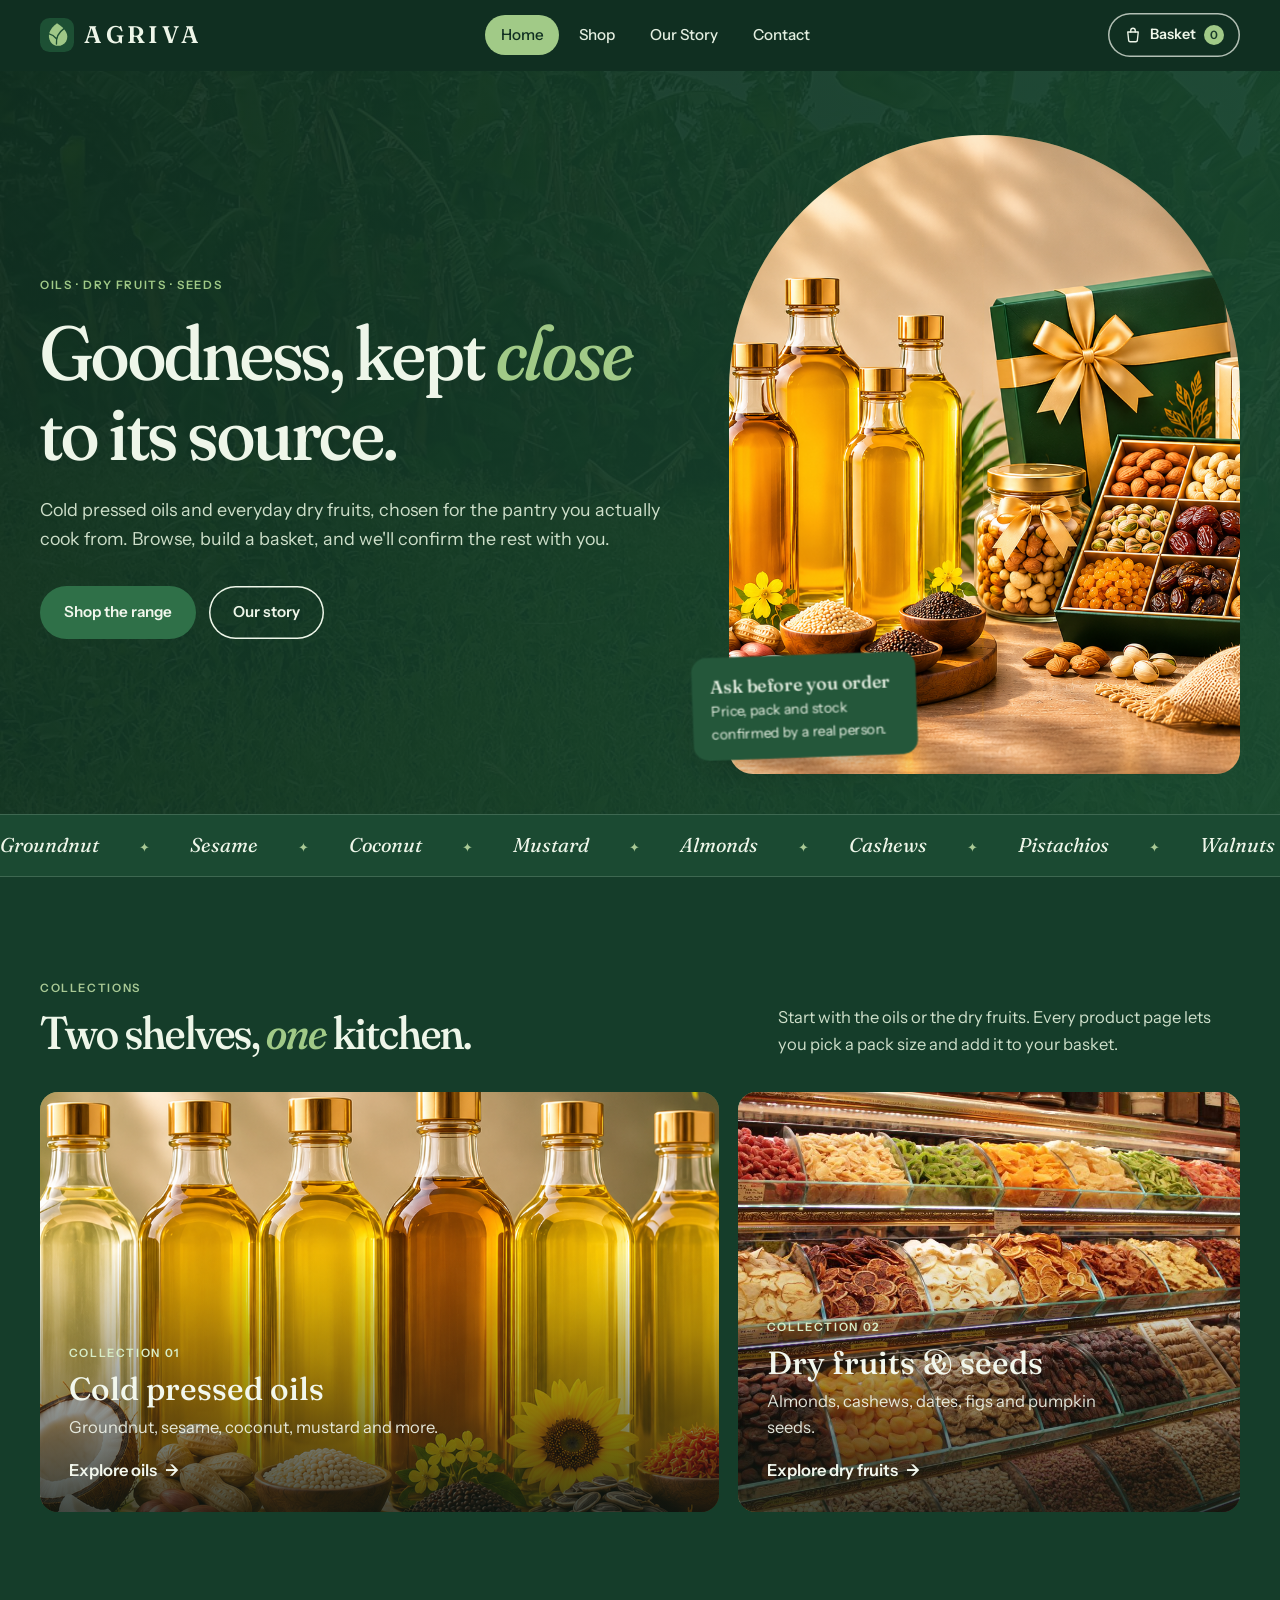
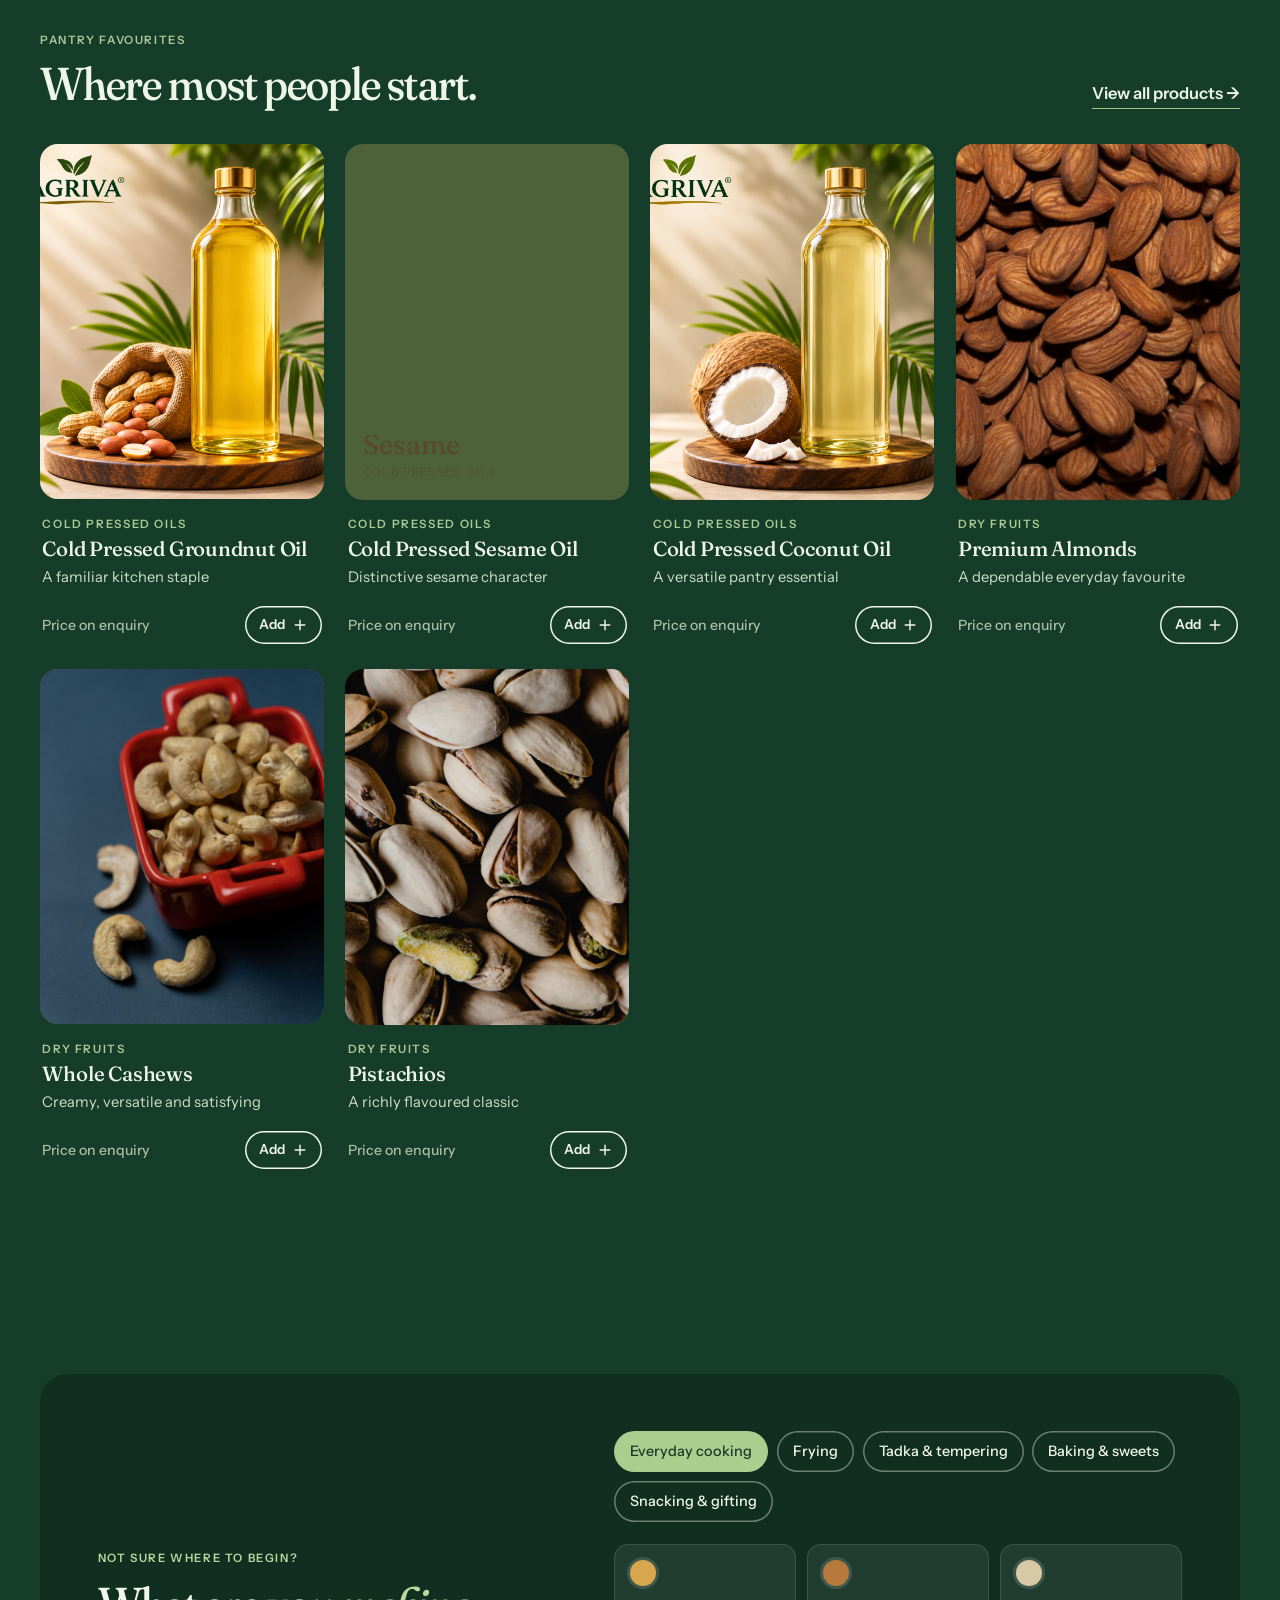
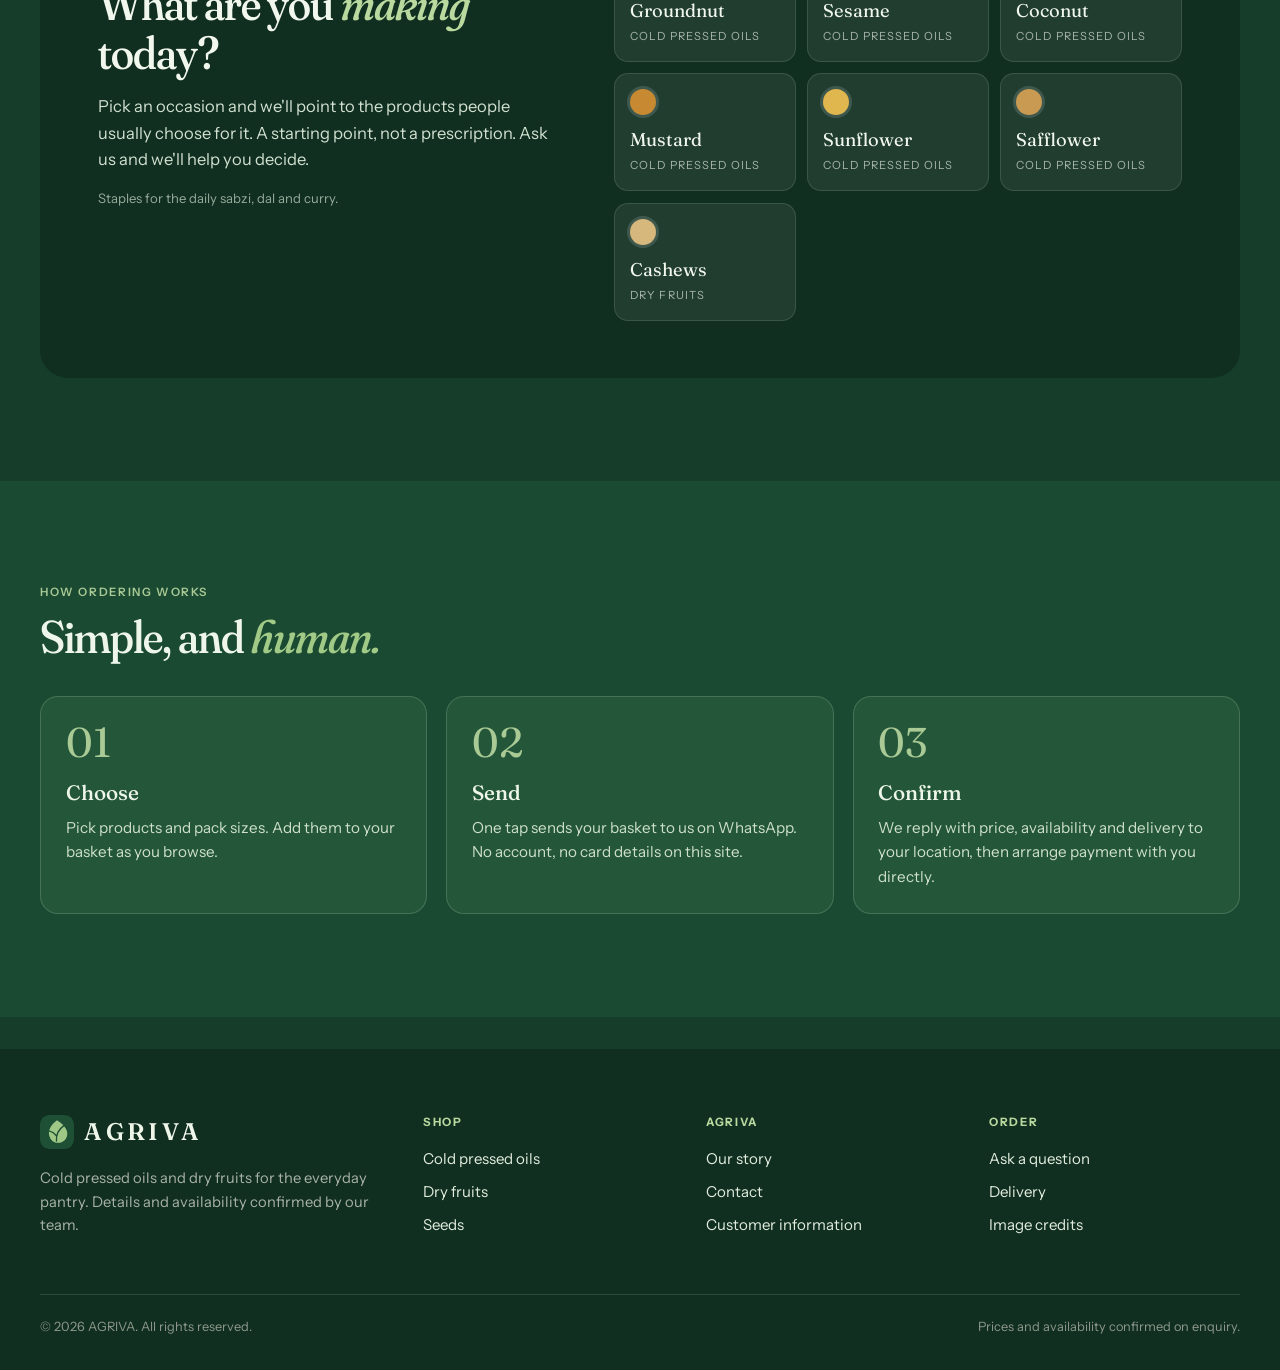
<file: index.html>
<!doctype html>
<html lang="en"><head><meta charset="utf-8"><meta name="viewport" content="width=device-width,initial-scale=1">
<title>AGRIVA | Cold Pressed Oils & Dry Fruits</title><meta name="description" content="Cold pressed oils and dry fruits from AGRIVA. Browse the range, build a basket and send it on WhatsApp. Price, stock and delivery confirmed by our team."><meta name="theme-color" content="#1f4636">
<link rel="preload" as="image" href="assets/img/banana-farm.jpg">
<link rel="canonical" href="https://YOUR-AGRIVA-DOMAIN.example/">
<meta property="og:type" content="website"><meta property="og:site_name" content="AGRIVA"><meta property="og:title" content="AGRIVA | Cold Pressed Oils & Dry Fruits"><meta property="og:description" content="Cold pressed oils and dry fruits from AGRIVA. Browse the range, build a basket and send it on WhatsApp. Price, stock and delivery confirmed by our team.">
<link rel="icon" href="assets/agriva-mark.svg" type="image/svg+xml"><link rel="preload" as="image" href="assets/img/hero.jpg" fetchpriority="high"><link rel="preconnect" href="https://fonts.googleapis.com"><link rel="preconnect" href="https://fonts.gstatic.com" crossorigin><link href="https://fonts.googleapis.com/css2?family=Fraunces:ital,opsz,wght@0,9..144,400;0,9..144,500;0,9..144,600;1,9..144,400;1,9..144,500&family=Instrument+Sans:wght@400;500;600&display=swap" rel="stylesheet"><link rel="stylesheet" href="styles.css">
<script defer src="site-config.js"></script><script defer src="images.js"></script><script defer src="catalog.js"></script><script defer src="app.js"></script><script defer src="fx.js"></script></head>
<body data-page="home"><a class="skip" href="#main">Skip to content</a>
<header class="site-header"><div class="container hd">
<a class="brand" href="index.html" aria-label="AGRIVA home"><img src="assets/agriva-mark.svg" alt="" width="34" height="34">AGRIVA</a>
<nav class="nav" id="nav" aria-label="Main"><a href="index.html" aria-current="page">Home</a><a href="shop.html">Shop</a><a href="about.html">Our Story</a><a href="contact.html">Contact</a></nav>
<div class="hd-actions"><button class="basket-btn" aria-label="Open basket"><svg width="18" height="18" viewBox="0 0 24 24" fill="none" stroke="currentColor" stroke-width="1.8" stroke-linecap="round" stroke-linejoin="round" aria-hidden="true"><path d="M5 8h14l-1.2 11.2a2 2 0 0 1-2 1.8H8.2a2 2 0 0 1-2-1.8L5 8Z"/><path d="M9 8V6a3 3 0 0 1 6 0v2"/></svg><span class="lbl">Basket</span><span class="basket-count" hidden>0</span></button>
<button class="menu-toggle" id="menuToggle" aria-label="Menu" aria-expanded="false"><span></span></button></div></div></header>
<main id="main"><section class="hero"><div class="container hero-grid">
<div><span class="kicker">Oils · Dry fruits · Seeds</span>
<h1 class="display">Goodness, kept <em>close</em> to its source.</h1>
<p class="lede">Cold pressed oils and everyday dry fruits, chosen for the pantry you actually cook from. Browse, build a basket, and we'll confirm the rest with you.</p>
<div class="hero-cta"><a class="btn" href="shop.html">Shop the range</a><a class="btn btn-ghost" href="about.html">Our story</a></div></div>
<div class="hero-visual"><div class="photo arch"><img src="assets/img/hero.jpg" data-slot="hero" data-local="assets/img/hero.jpg" fetchpriority="high" loading="eager" decoding="async" referrerpolicy="no-referrer" data-parallax alt="Cold pressed oil and dry fruits on a kitchen table"></div>
<div class="hero-stamp"><b>Ask before you order</b>Price, pack and stock confirmed by a real person.</div></div></div></section>
<div class="ticker" aria-hidden="true"><div class="ticker-track"><span>Groundnut</span><span>Sesame</span><span>Coconut</span><span>Mustard</span><span>Almonds</span><span>Cashews</span><span>Pistachios</span><span>Walnuts</span><span>Dates</span><span>Figs</span><span>Apricots</span><span>Pumpkin seeds</span><span>Groundnut</span><span>Sesame</span><span>Coconut</span><span>Mustard</span><span>Almonds</span><span>Cashews</span><span>Pistachios</span><span>Walnuts</span><span>Dates</span><span>Figs</span><span>Apricots</span><span>Pumpkin seeds</span></div></div>

<section class="section"><div class="container">
<div class="section-head"><div><span class="kicker">Collections</span><h2 class="display">Two shelves, <em>one</em> kitchen.</h2></div><p>Start with the oils or the dry fruits. Every product page lets you pick a pack size and add it to your basket.</p></div>
<div class="collections">
<a class="coll oils reveal" href="shop.html?category=oils"><img data-slot="oils" data-local="assets/img/oils.jpg" loading="lazy" decoding="async" referrerpolicy="no-referrer" data-parallax alt=""><div class="coll-body"><span class="kicker">Collection 01</span><h3>Cold pressed oils</h3><p>Groundnut, sesame, coconut, mustard and more.</p><span class="go">Explore oils</span></div></a>
<a class="coll dry reveal" href="shop.html?category=dry-fruits"><img data-slot="dryfruits" data-local="assets/img/dryfruits.jpg" loading="lazy" decoding="async" referrerpolicy="no-referrer" data-parallax alt=""><div class="coll-body"><span class="kicker">Collection 02</span><h3>Dry fruits &amp; seeds</h3><p>Almonds, cashews, dates, figs and pumpkin seeds.</p><span class="go">Explore dry fruits</span></div></a>
</div></div></section>

<section class="section tight"><div class="container">
<div class="section-head"><div><span class="kicker">Pantry favourites</span><h2 class="display">Where most people start.</h2></div><a class="text-link" href="shop.html">View all products →</a></div>
<div class="grid" id="featuredGrid"></div></div></section>

<section class="section"><div class="container"><div class="finder">
<div><span class="kicker">Not sure where to begin?</span><h2 class="display">What are you <em>making</em> today?</h2><p>Pick an occasion and we'll point to the products people usually choose for it. A starting point, not a prescription. Ask us and we'll help you decide.</p><p class="fine" id="finderNote"></p></div>
<div><div class="chips" id="finderChips" role="tablist" aria-label="Choose an occasion"></div><div id="finderOut" aria-live="polite"></div></div></div></div></section>

<section class="section alt"><div class="container">
<div class="section-head"><div><span class="kicker">How ordering works</span><h2 class="display">Simple, and <em>human.</em></h2></div></div>
<div class="steps">
<div class="step reveal"><h3>Choose</h3><p>Pick products and pack sizes. Add them to your basket as you browse.</p></div>
<div class="step reveal"><h3>Send</h3><p>One tap sends your basket to us on WhatsApp. No account, no card details on this site.</p></div>
<div class="step reveal"><h3>Confirm</h3><p>We reply with price, availability and delivery to your location, then arrange payment with you directly.</p></div>
</div></div></section></main>
<footer class="site-footer"><div class="container"><div class="ft">
<div><a class="brand" href="index.html"><img src="assets/agriva-mark.svg" alt="" width="34" height="34">AGRIVA</a><p>Cold pressed oils and dry fruits for the everyday pantry. Details and availability confirmed by our team.</p></div>
<div><h4>Shop</h4><ul><li><a href="shop.html?category=oils">Cold pressed oils</a></li><li><a href="shop.html?category=dry-fruits">Dry fruits</a></li><li><a href="shop.html?category=seeds">Seeds</a></li></ul></div>
<div><h4>AGRIVA</h4><ul><li><a href="about.html">Our story</a></li><li><a href="contact.html">Contact</a></li><li><a href="policies.html">Customer information</a></li></ul></div>
<div><h4>Order</h4><ul><li><a href="contact.html">Ask a question</a></li><li><a href="policies.html#shipping">Delivery</a></li><li><a href="policies.html#credits">Image credits</a></li></ul></div></div>
<div class="legal"><span>© <span id="year">2026</span> AGRIVA. All rights reserved.</span><span>Prices and availability confirmed on enquiry.</span></div></div></footer>
<div class="drawer" id="drawer" aria-hidden="true"><div class="scrim" id="drawerScrim"></div>
<aside class="panel" role="dialog" aria-label="Basket"><div class="panel-head"><h2>Your basket</h2><button id="drawerClose" aria-label="Close basket">×</button></div>
<div id="basketList"></div>
<div id="basketFoot" hidden><p class="mini">No payment is taken on this site. We confirm price, stock and delivery with you first.</p>
<button class="btn" id="basketSend">Send basket on WhatsApp ↗</button>
<div class="foot-row"><button class="btn btn-ghost" id="basketCopy">Copy list</button><button class="btn btn-ghost" id="basketClear">Clear</button></div></div></aside></div>
</body></html>
</file>
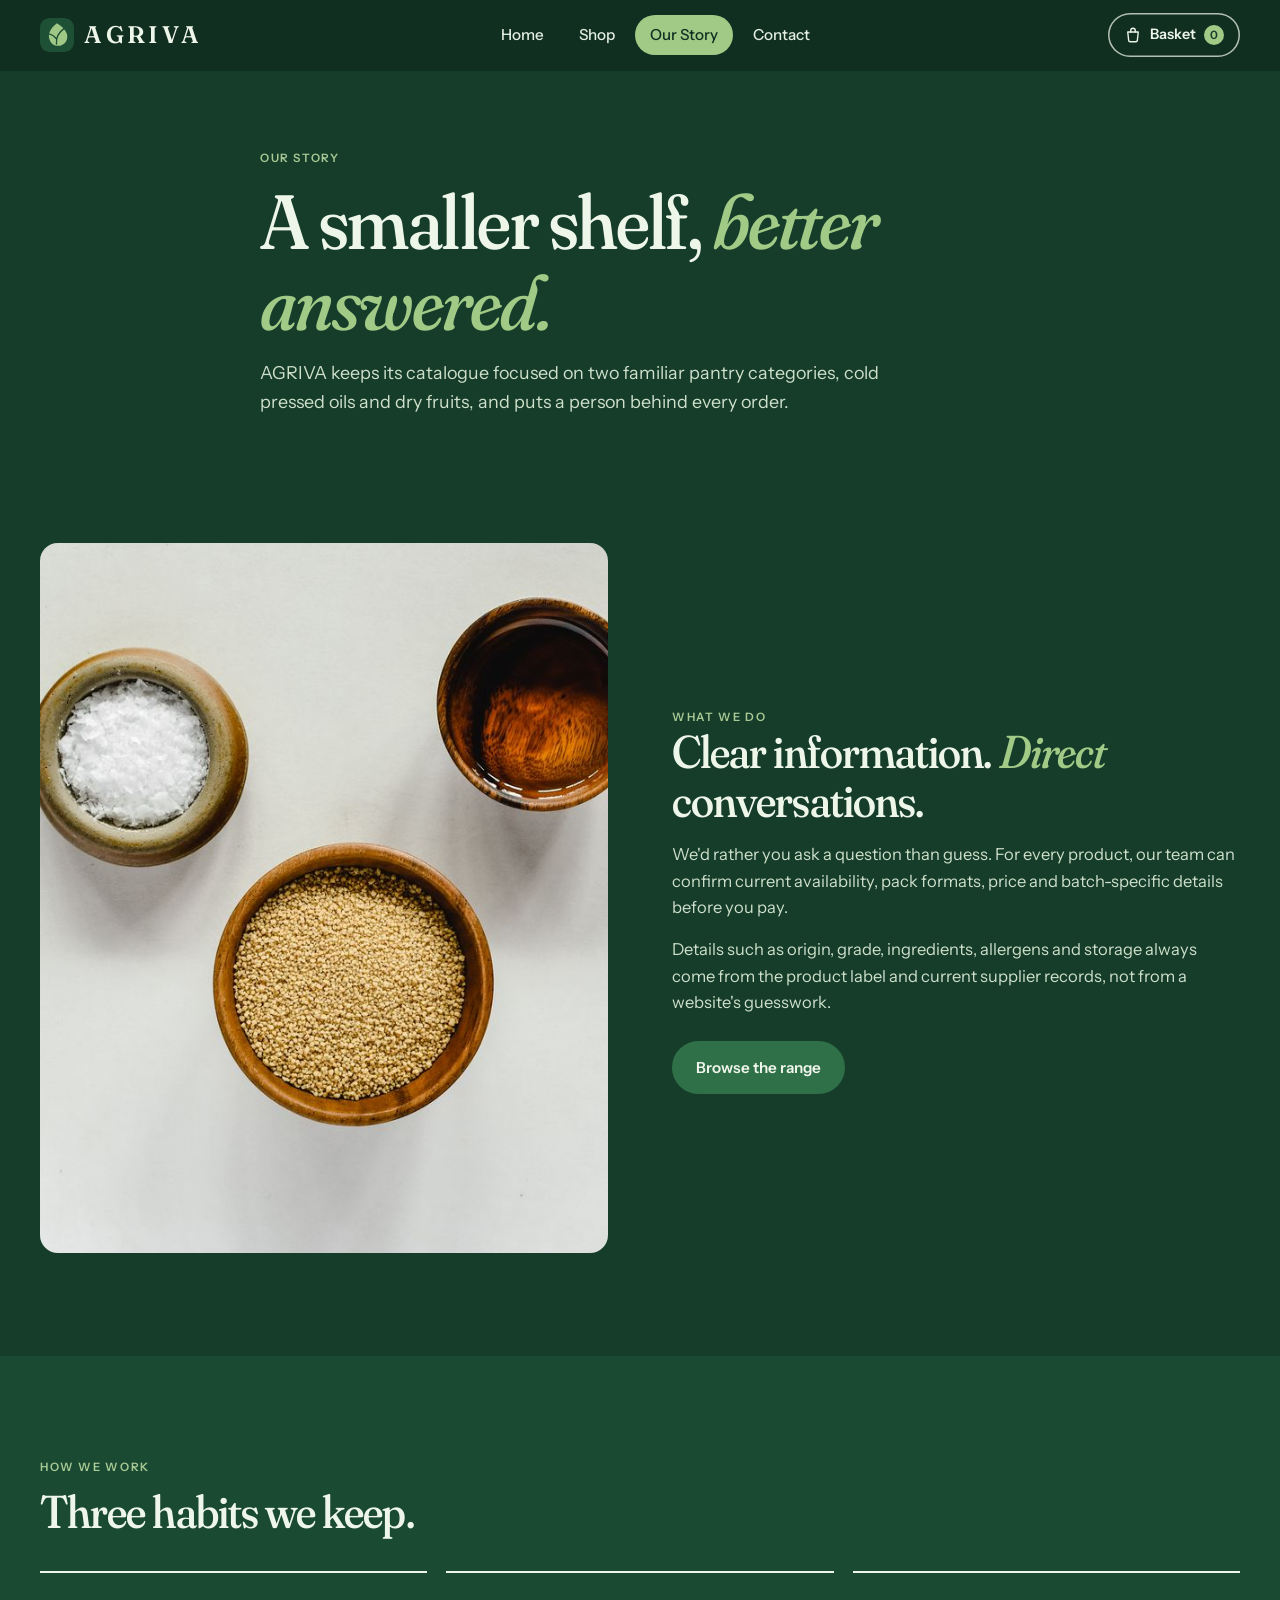
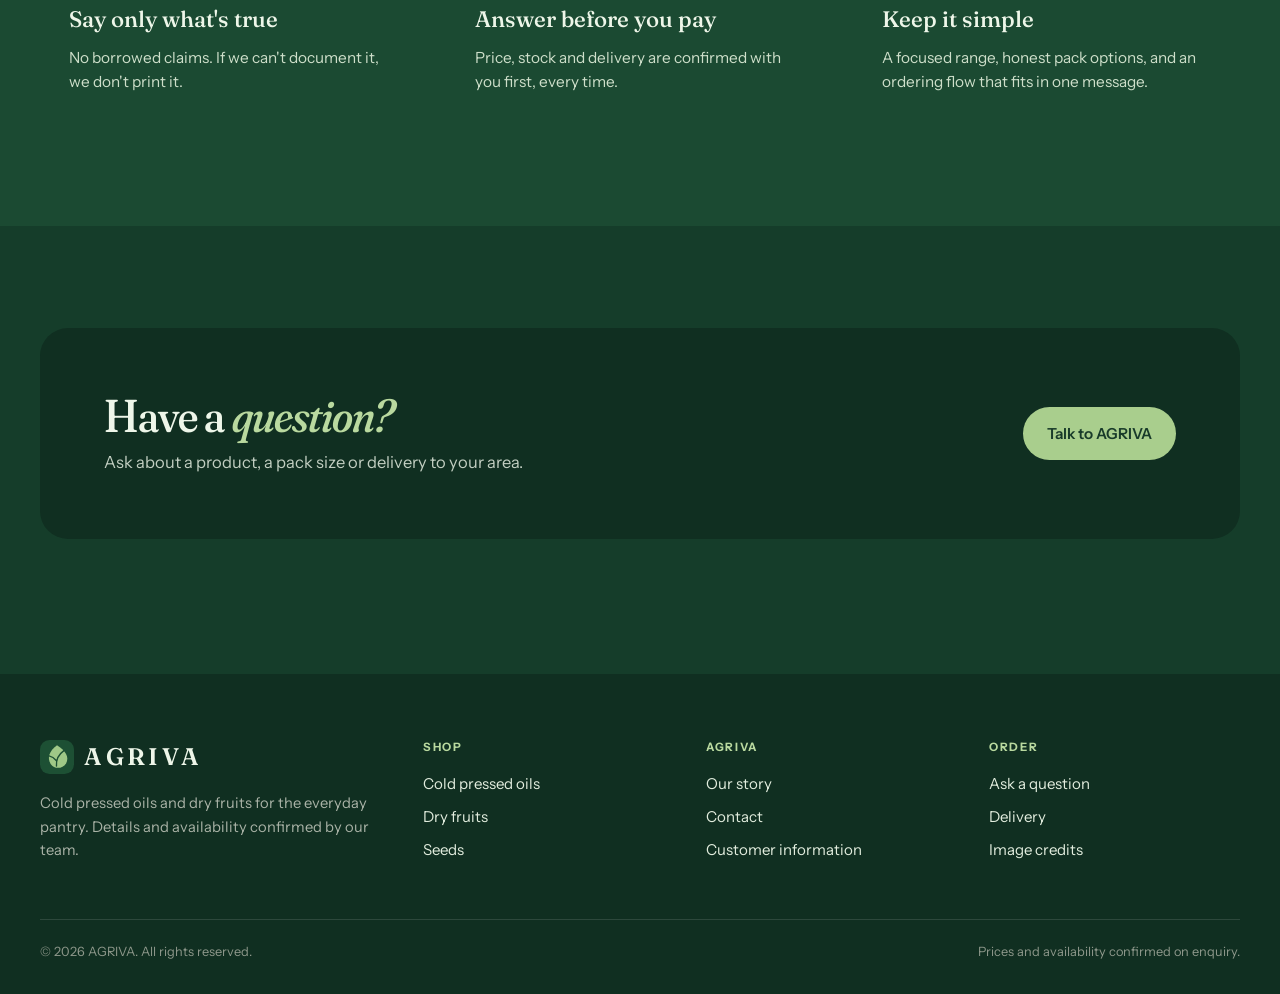
<file: about.html>
<!doctype html>
<html lang="en"><head><meta charset="utf-8"><meta name="viewport" content="width=device-width,initial-scale=1">
<title>Our Story | AGRIVA</title><meta name="description" content="About AGRIVA: a focused catalogue of cold pressed oils and dry fruits for the everyday pantry, with clear answers before you order."><meta name="theme-color" content="#1f4636">
<link rel="canonical" href="https://YOUR-AGRIVA-DOMAIN.example/about.html">
<meta property="og:type" content="website"><meta property="og:site_name" content="AGRIVA"><meta property="og:title" content="Our Story | AGRIVA"><meta property="og:description" content="About AGRIVA: a focused catalogue of cold pressed oils and dry fruits for the everyday pantry, with clear answers before you order.">
<link rel="icon" href="assets/agriva-mark.svg" type="image/svg+xml"><link rel="preconnect" href="https://fonts.googleapis.com"><link rel="preconnect" href="https://fonts.gstatic.com" crossorigin><link href="https://fonts.googleapis.com/css2?family=Fraunces:ital,opsz,wght@0,9..144,400;0,9..144,500;0,9..144,600;1,9..144,400;1,9..144,500&family=Instrument+Sans:wght@400;500;600&display=swap" rel="stylesheet"><link rel="stylesheet" href="styles.css">
<script defer src="site-config.js"></script><script defer src="images.js"></script><script defer src="catalog.js"></script><script defer src="app.js"></script><script defer src="fx.js"></script></head>
<body data-page="about"><a class="skip" href="#main">Skip to content</a>
<header class="site-header"><div class="container hd">
<a class="brand" href="index.html" aria-label="AGRIVA home"><img src="assets/agriva-mark.svg" alt="" width="34" height="34">AGRIVA</a>
<nav class="nav" id="nav" aria-label="Main"><a href="index.html">Home</a><a href="shop.html">Shop</a><a href="about.html" aria-current="page">Our Story</a><a href="contact.html">Contact</a></nav>
<div class="hd-actions"><button class="basket-btn" aria-label="Open basket"><svg width="18" height="18" viewBox="0 0 24 24" fill="none" stroke="currentColor" stroke-width="1.8" stroke-linecap="round" stroke-linejoin="round" aria-hidden="true"><path d="M5 8h14l-1.2 11.2a2 2 0 0 1-2 1.8H8.2a2 2 0 0 1-2-1.8L5 8Z"/><path d="M9 8V6a3 3 0 0 1 6 0v2"/></svg><span class="lbl">Basket</span><span class="basket-count" hidden>0</span></button>
<button class="menu-toggle" id="menuToggle" aria-label="Menu" aria-expanded="false"><span></span></button></div></div></header>
<main id="main"><section class="page-head"><div class="container narrow" style="margin-inline:auto"><span class="kicker">Our story</span><h1 class="display">A smaller shelf, <em>better answered.</em></h1><p class="lede">AGRIVA keeps its catalogue focused on two familiar pantry categories, cold pressed oils and dry fruits, and puts a person behind every order.</p></div></section>
<section class="section"><div class="container split">
<div class="photo reveal"><img data-slot="story" data-local="assets/img/story.jpg" loading="lazy" decoding="async" referrerpolicy="no-referrer" data-parallax alt="Oils and dry fruits arranged on a wooden counter"></div>
<div class="reveal"><span class="kicker">What we do</span><h2 class="display">Clear information. <em>Direct</em> conversations.</h2>
<p>We'd rather you ask a question than guess. For every product, our team can confirm current availability, pack formats, price and batch-specific details before you pay.</p>
<p>Details such as origin, grade, ingredients, allergens and storage always come from the product label and current supplier records, not from a website's guesswork.</p>
<p style="margin-top:1.6rem"><a class="btn" href="shop.html">Browse the range</a></p></div></div></section>
<section class="section alt"><div class="container"><div class="section-head"><div><span class="kicker">How we work</span><h2 class="display">Three habits we keep.</h2></div></div>
<div class="values">
<div class="value reveal"><h3>Say only what's true</h3><p>No borrowed claims. If we can't document it, we don't print it.</p></div>
<div class="value reveal"><h3>Answer before you pay</h3><p>Price, stock and delivery are confirmed with you first, every time.</p></div>
<div class="value reveal"><h3>Keep it simple</h3><p>A focused range, honest pack options, and an ordering flow that fits in one message.</p></div></div></div></section>
<section class="section"><div class="container"><div class="cta-band"><div><h2 class="display">Have a <em>question?</em></h2><p style="opacity:.8;margin-top:.5rem">Ask about a product, a pack size or delivery to your area.</p></div><a class="btn" href="contact.html">Talk to AGRIVA</a></div></div></section></main>
<footer class="site-footer"><div class="container"><div class="ft">
<div><a class="brand" href="index.html"><img src="assets/agriva-mark.svg" alt="" width="34" height="34">AGRIVA</a><p>Cold pressed oils and dry fruits for the everyday pantry. Details and availability confirmed by our team.</p></div>
<div><h4>Shop</h4><ul><li><a href="shop.html?category=oils">Cold pressed oils</a></li><li><a href="shop.html?category=dry-fruits">Dry fruits</a></li><li><a href="shop.html?category=seeds">Seeds</a></li></ul></div>
<div><h4>AGRIVA</h4><ul><li><a href="about.html">Our story</a></li><li><a href="contact.html">Contact</a></li><li><a href="policies.html">Customer information</a></li></ul></div>
<div><h4>Order</h4><ul><li><a href="contact.html">Ask a question</a></li><li><a href="policies.html#shipping">Delivery</a></li><li><a href="policies.html#credits">Image credits</a></li></ul></div></div>
<div class="legal"><span>© <span id="year">2026</span> AGRIVA. All rights reserved.</span><span>Prices and availability confirmed on enquiry.</span></div></div></footer>
<div class="drawer" id="drawer" aria-hidden="true"><div class="scrim" id="drawerScrim"></div>
<aside class="panel" role="dialog" aria-label="Basket"><div class="panel-head"><h2>Your basket</h2><button id="drawerClose" aria-label="Close basket">×</button></div>
<div id="basketList"></div>
<div id="basketFoot" hidden><p class="mini">No payment is taken on this site. We confirm price, stock and delivery with you first.</p>
<button class="btn" id="basketSend">Send basket on WhatsApp ↗</button>
<div class="foot-row"><button class="btn btn-ghost" id="basketCopy">Copy list</button><button class="btn btn-ghost" id="basketClear">Clear</button></div></div></aside></div>
</body></html>
</file>
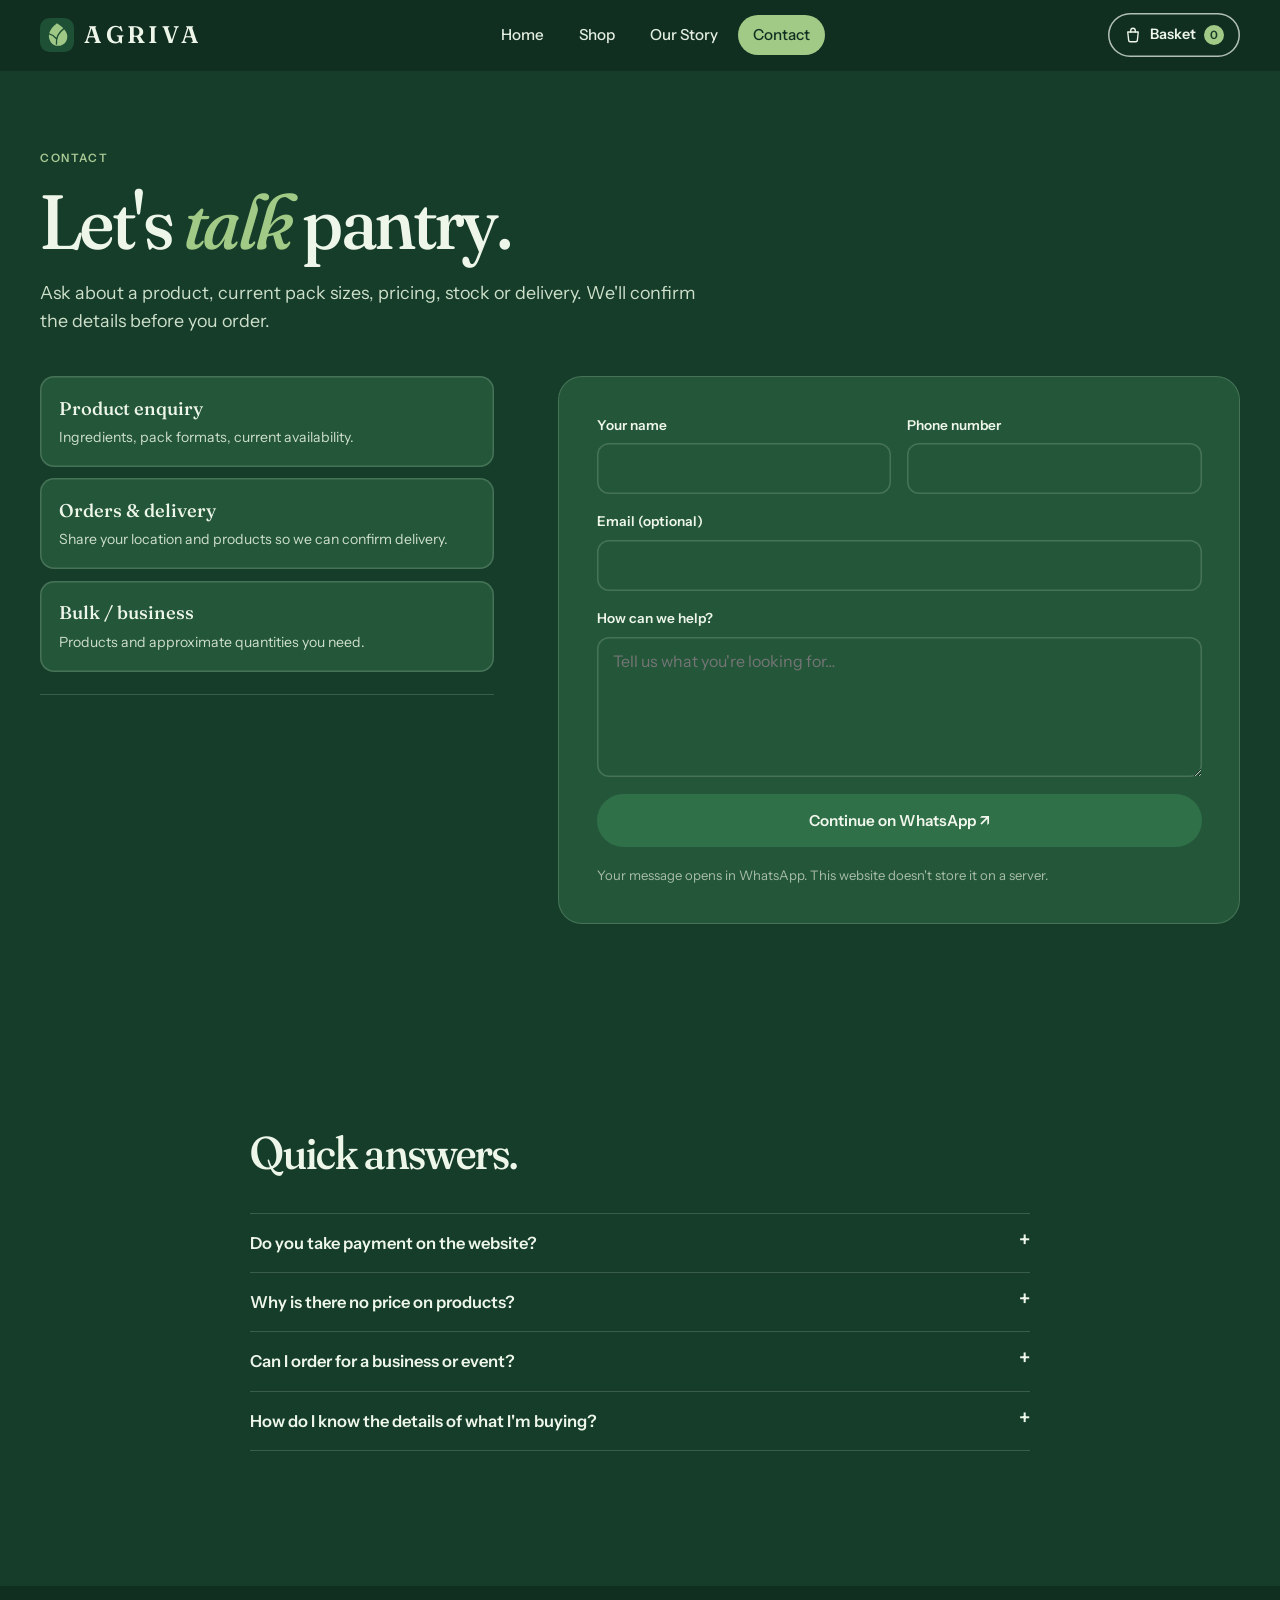
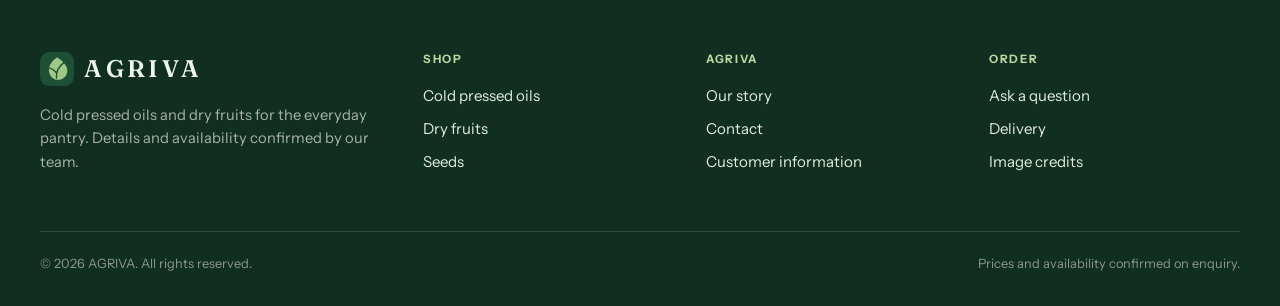
<file: contact.html>
<!doctype html>
<html lang="en"><head><meta charset="utf-8"><meta name="viewport" content="width=device-width,initial-scale=1">
<title>Contact AGRIVA | Orders & Enquiries</title><meta name="description" content="Ask AGRIVA about products, pack sizes, pricing, bulk orders and delivery. Your message opens in WhatsApp."><meta name="theme-color" content="#1f4636">
<link rel="canonical" href="https://YOUR-AGRIVA-DOMAIN.example/contact.html">
<meta property="og:type" content="website"><meta property="og:site_name" content="AGRIVA"><meta property="og:title" content="Contact AGRIVA | Orders & Enquiries"><meta property="og:description" content="Ask AGRIVA about products, pack sizes, pricing, bulk orders and delivery. Your message opens in WhatsApp.">
<link rel="icon" href="assets/agriva-mark.svg" type="image/svg+xml"><link rel="preconnect" href="https://fonts.googleapis.com"><link rel="preconnect" href="https://fonts.gstatic.com" crossorigin><link href="https://fonts.googleapis.com/css2?family=Fraunces:ital,opsz,wght@0,9..144,400;0,9..144,500;0,9..144,600;1,9..144,400;1,9..144,500&family=Instrument+Sans:wght@400;500;600&display=swap" rel="stylesheet"><link rel="stylesheet" href="styles.css">
<script defer src="site-config.js"></script><script defer src="images.js"></script><script defer src="catalog.js"></script><script defer src="app.js"></script><script defer src="fx.js"></script></head>
<body data-page="contact"><a class="skip" href="#main">Skip to content</a>
<header class="site-header"><div class="container hd">
<a class="brand" href="index.html" aria-label="AGRIVA home"><img src="assets/agriva-mark.svg" alt="" width="34" height="34">AGRIVA</a>
<nav class="nav" id="nav" aria-label="Main"><a href="index.html">Home</a><a href="shop.html">Shop</a><a href="about.html">Our Story</a><a href="contact.html" aria-current="page">Contact</a></nav>
<div class="hd-actions"><button class="basket-btn" aria-label="Open basket"><svg width="18" height="18" viewBox="0 0 24 24" fill="none" stroke="currentColor" stroke-width="1.8" stroke-linecap="round" stroke-linejoin="round" aria-hidden="true"><path d="M5 8h14l-1.2 11.2a2 2 0 0 1-2 1.8H8.2a2 2 0 0 1-2-1.8L5 8Z"/><path d="M9 8V6a3 3 0 0 1 6 0v2"/></svg><span class="lbl">Basket</span><span class="basket-count" hidden>0</span></button>
<button class="menu-toggle" id="menuToggle" aria-label="Menu" aria-expanded="false"><span></span></button></div></div></header>
<main id="main"><section class="page-head"><div class="container"><span class="kicker">Contact</span><h1 class="display">Let's <em>talk</em> pantry.</h1><p class="lede">Ask about a product, current pack sizes, pricing, stock or delivery. We'll confirm the details before you order.</p></div></section>
<section class="section tight"><div class="container contact-grid">
<div><div class="topics" role="group" aria-label="Choose a topic">
<button class="topic" type="button" data-topic="Product enquiry" aria-pressed="false"><b>Product enquiry</b><span>Ingredients, pack formats, current availability.</span></button>
<button class="topic" type="button" data-topic="Order & delivery" aria-pressed="false"><b>Orders &amp; delivery</b><span>Share your location and products so we can confirm delivery.</span></button>
<button class="topic" type="button" data-topic="Bulk enquiry" aria-pressed="false"><b>Bulk / business</b><span>Products and approximate quantities you need.</span></button></div>
<dl class="details" id="contactDetails" hidden></dl></div>
<form class="card" id="enquiryForm"><input type="hidden" name="topic" id="topic">
<div class="row2"><label class="f">Your name<input class="field" name="name" required autocomplete="name"></label><label class="f">Phone number<input class="field" name="phone" type="tel" required autocomplete="tel"></label></div>
<label class="f">Email (optional)<input class="field" name="email" type="email" autocomplete="email"></label>
<label class="f">How can we help?<textarea class="field" id="message" name="message" required placeholder="Tell us what you're looking for…"></textarea></label>
<button class="btn" type="submit">Continue on WhatsApp ↗</button>
<p class="note">Your message opens in WhatsApp. This website doesn't store it on a server.</p></form></div></section>
<section class="section"><div class="container faq"><div class="section-head"><h2 class="display">Quick answers.</h2></div><div class="acc">
<details><summary>Do you take payment on the website?</summary><p>No. We confirm your order by message first, then agree payment with you directly.</p></details>
<details><summary>Why is there no price on products?</summary><p>Prices change with batch and pack size. We confirm the current price when you enquire, so you never see an outdated number.</p></details>
<details><summary>Can I order for a business or event?</summary><p>Yes. Choose "Bulk / business" above and tell us the products and rough quantities.</p></details>
<details><summary>How do I know the details of what I'm buying?</summary><p>Ask us before you order, and always check the label on the pack for ingredients, allergens and storage.</p></details></div></div></section></main>
<footer class="site-footer"><div class="container"><div class="ft">
<div><a class="brand" href="index.html"><img src="assets/agriva-mark.svg" alt="" width="34" height="34">AGRIVA</a><p>Cold pressed oils and dry fruits for the everyday pantry. Details and availability confirmed by our team.</p></div>
<div><h4>Shop</h4><ul><li><a href="shop.html?category=oils">Cold pressed oils</a></li><li><a href="shop.html?category=dry-fruits">Dry fruits</a></li><li><a href="shop.html?category=seeds">Seeds</a></li></ul></div>
<div><h4>AGRIVA</h4><ul><li><a href="about.html">Our story</a></li><li><a href="contact.html">Contact</a></li><li><a href="policies.html">Customer information</a></li></ul></div>
<div><h4>Order</h4><ul><li><a href="contact.html">Ask a question</a></li><li><a href="policies.html#shipping">Delivery</a></li><li><a href="policies.html#credits">Image credits</a></li></ul></div></div>
<div class="legal"><span>© <span id="year">2026</span> AGRIVA. All rights reserved.</span><span>Prices and availability confirmed on enquiry.</span></div></div></footer>
<div class="drawer" id="drawer" aria-hidden="true"><div class="scrim" id="drawerScrim"></div>
<aside class="panel" role="dialog" aria-label="Basket"><div class="panel-head"><h2>Your basket</h2><button id="drawerClose" aria-label="Close basket">×</button></div>
<div id="basketList"></div>
<div id="basketFoot" hidden><p class="mini">No payment is taken on this site. We confirm price, stock and delivery with you first.</p>
<button class="btn" id="basketSend">Send basket on WhatsApp ↗</button>
<div class="foot-row"><button class="btn btn-ghost" id="basketCopy">Copy list</button><button class="btn btn-ghost" id="basketClear">Clear</button></div></div></aside></div>
</body></html>
</file>
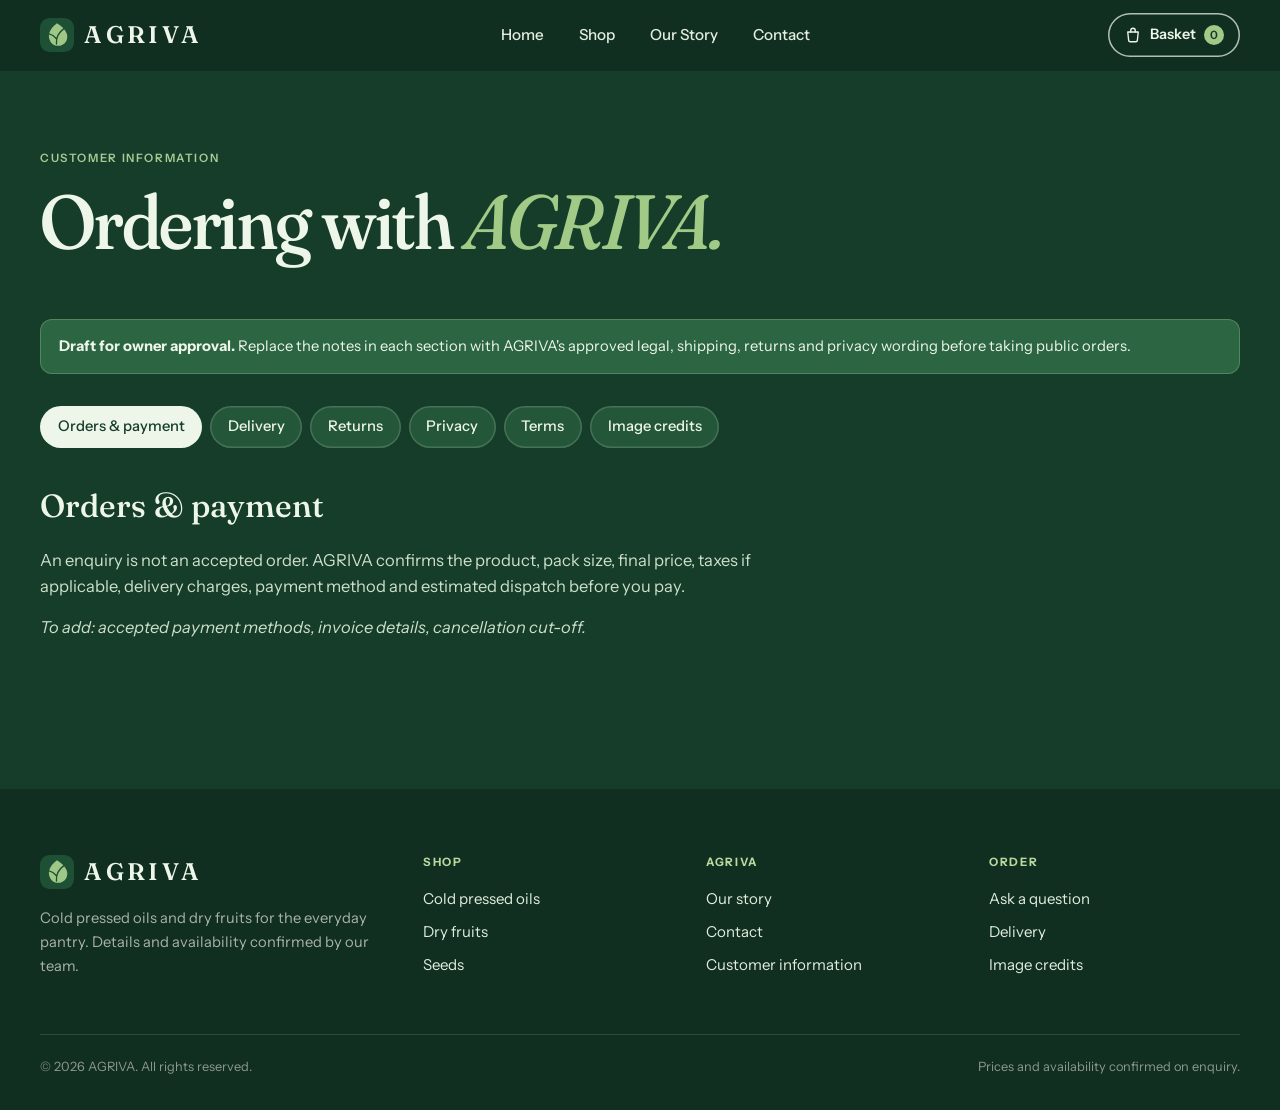
<file: policies.html>
<!doctype html>
<html lang="en"><head><meta charset="utf-8"><meta name="viewport" content="width=device-width,initial-scale=1">
<title>Customer Information | AGRIVA</title><meta name="description" content="Ordering, delivery, returns, privacy and website terms for AGRIVA customers."><meta name="theme-color" content="#1f4636">
<link rel="canonical" href="https://YOUR-AGRIVA-DOMAIN.example/policies.html">
<meta property="og:type" content="website"><meta property="og:site_name" content="AGRIVA"><meta property="og:title" content="Customer Information | AGRIVA"><meta property="og:description" content="Ordering, delivery, returns, privacy and website terms for AGRIVA customers.">
<link rel="icon" href="assets/agriva-mark.svg" type="image/svg+xml"><link rel="preconnect" href="https://fonts.googleapis.com"><link rel="preconnect" href="https://fonts.gstatic.com" crossorigin><link href="https://fonts.googleapis.com/css2?family=Fraunces:ital,opsz,wght@0,9..144,400;0,9..144,500;0,9..144,600;1,9..144,400;1,9..144,500&family=Instrument+Sans:wght@400;500;600&display=swap" rel="stylesheet"><link rel="stylesheet" href="styles.css">
<script defer src="site-config.js"></script><script defer src="images.js"></script><script defer src="catalog.js"></script><script defer src="app.js"></script><script defer src="fx.js"></script></head>
<body data-page="policies"><a class="skip" href="#main">Skip to content</a>
<header class="site-header"><div class="container hd">
<a class="brand" href="index.html" aria-label="AGRIVA home"><img src="assets/agriva-mark.svg" alt="" width="34" height="34">AGRIVA</a>
<nav class="nav" id="nav" aria-label="Main"><a href="index.html">Home</a><a href="shop.html">Shop</a><a href="about.html">Our Story</a><a href="contact.html">Contact</a></nav>
<div class="hd-actions"><button class="basket-btn" aria-label="Open basket"><svg width="18" height="18" viewBox="0 0 24 24" fill="none" stroke="currentColor" stroke-width="1.8" stroke-linecap="round" stroke-linejoin="round" aria-hidden="true"><path d="M5 8h14l-1.2 11.2a2 2 0 0 1-2 1.8H8.2a2 2 0 0 1-2-1.8L5 8Z"/><path d="M9 8V6a3 3 0 0 1 6 0v2"/></svg><span class="lbl">Basket</span><span class="basket-count" hidden>0</span></button>
<button class="menu-toggle" id="menuToggle" aria-label="Menu" aria-expanded="false"><span></span></button></div></div></header>
<main id="main"><section class="page-head"><div class="container"><span class="kicker">Customer information</span><h1 class="display">Ordering with <em>AGRIVA.</em></h1></div></section>
<section class="section tight"><div class="container">
<div class="draft"><b>Draft for owner approval.</b> Replace the notes in each section with AGRIVA's approved legal, shipping, returns and privacy wording before taking public orders.</div>
<div class="ptabs" role="tablist"><button class="ptab" data-t="orders" role="tab">Orders &amp; payment</button><button class="ptab" data-t="shipping" role="tab">Delivery</button><button class="ptab" data-t="returns" role="tab">Returns</button><button class="ptab" data-t="privacy" role="tab">Privacy</button><button class="ptab" data-t="terms" role="tab">Terms</button><button class="ptab" data-t="credits" role="tab">Image credits</button></div>
<div class="psec" id="orders"><h2>Orders &amp; payment</h2><p>An enquiry is not an accepted order. AGRIVA confirms the product, pack size, final price, taxes if applicable, delivery charges, payment method and estimated dispatch before you pay.</p><p><i>To add: accepted payment methods, invoice details, cancellation cut-off.</i></p></div>
<div class="psec" id="shipping" hidden><h2>Delivery</h2><p>Availability, charges and timelines depend on your location and order. Please confirm serviceability and delivery estimates with AGRIVA before ordering.</p><p><i>To add: serviceable pincodes, dispatch timelines, courier partners, charges, process for delayed or damaged parcels.</i></p></div>
<div class="psec" id="returns" hidden><h2>Returns, replacements &amp; refunds</h2><p>Food products may have specific conditions. If a parcel arrives damaged, incorrect or with a quality concern, contact AGRIVA promptly and keep the packaging and batch details until the issue is reviewed.</p><p><i>To add: return window, eligible cases, evidence required, refund method and timeline.</i></p></div>
<div class="psec" id="privacy" hidden><h2>Privacy</h2><p>This website has no customer accounts and doesn't send contact forms to a server. Your basket is kept only in your own browser. Enquiries are handed to WhatsApp, which has its own privacy terms. Fonts are loaded from Google Fonts.</p><p><i>To add: business contact for privacy questions, and a full notice before adding analytics, accounts or marketing.</i></p></div>
<div class="psec" id="terms" hidden><h2>Website terms</h2><p>Product descriptions and pack options are guidance. Current price, stock, pack format, label information and delivery are confirmed by AGRIVA. No product should be described as certified, organic, therapeutic or of a particular origin or grade unless documented and approved.</p><p><i>To add: legal business name, registered address, jurisdiction, grievance contact.</i></p></div>
<div class="psec" id="credits" hidden><h2>Image credits</h2><p id="creditEmpty">Photo credits appear here once product images are added with <code>tools/fetch_images.py</code>.</p><ul id="creditList"></ul></div>
</div></section></main>
<footer class="site-footer"><div class="container"><div class="ft">
<div><a class="brand" href="index.html"><img src="assets/agriva-mark.svg" alt="" width="34" height="34">AGRIVA</a><p>Cold pressed oils and dry fruits for the everyday pantry. Details and availability confirmed by our team.</p></div>
<div><h4>Shop</h4><ul><li><a href="shop.html?category=oils">Cold pressed oils</a></li><li><a href="shop.html?category=dry-fruits">Dry fruits</a></li><li><a href="shop.html?category=seeds">Seeds</a></li></ul></div>
<div><h4>AGRIVA</h4><ul><li><a href="about.html">Our story</a></li><li><a href="contact.html">Contact</a></li><li><a href="policies.html">Customer information</a></li></ul></div>
<div><h4>Order</h4><ul><li><a href="contact.html">Ask a question</a></li><li><a href="policies.html#shipping">Delivery</a></li><li><a href="policies.html#credits">Image credits</a></li></ul></div></div>
<div class="legal"><span>© <span id="year">2026</span> AGRIVA. All rights reserved.</span><span>Prices and availability confirmed on enquiry.</span></div></div></footer>
<div class="drawer" id="drawer" aria-hidden="true"><div class="scrim" id="drawerScrim"></div>
<aside class="panel" role="dialog" aria-label="Basket"><div class="panel-head"><h2>Your basket</h2><button id="drawerClose" aria-label="Close basket">×</button></div>
<div id="basketList"></div>
<div id="basketFoot" hidden><p class="mini">No payment is taken on this site. We confirm price, stock and delivery with you first.</p>
<button class="btn" id="basketSend">Send basket on WhatsApp ↗</button>
<div class="foot-row"><button class="btn btn-ghost" id="basketCopy">Copy list</button><button class="btn btn-ghost" id="basketClear">Clear</button></div></div></aside></div>
</body></html>
</file>
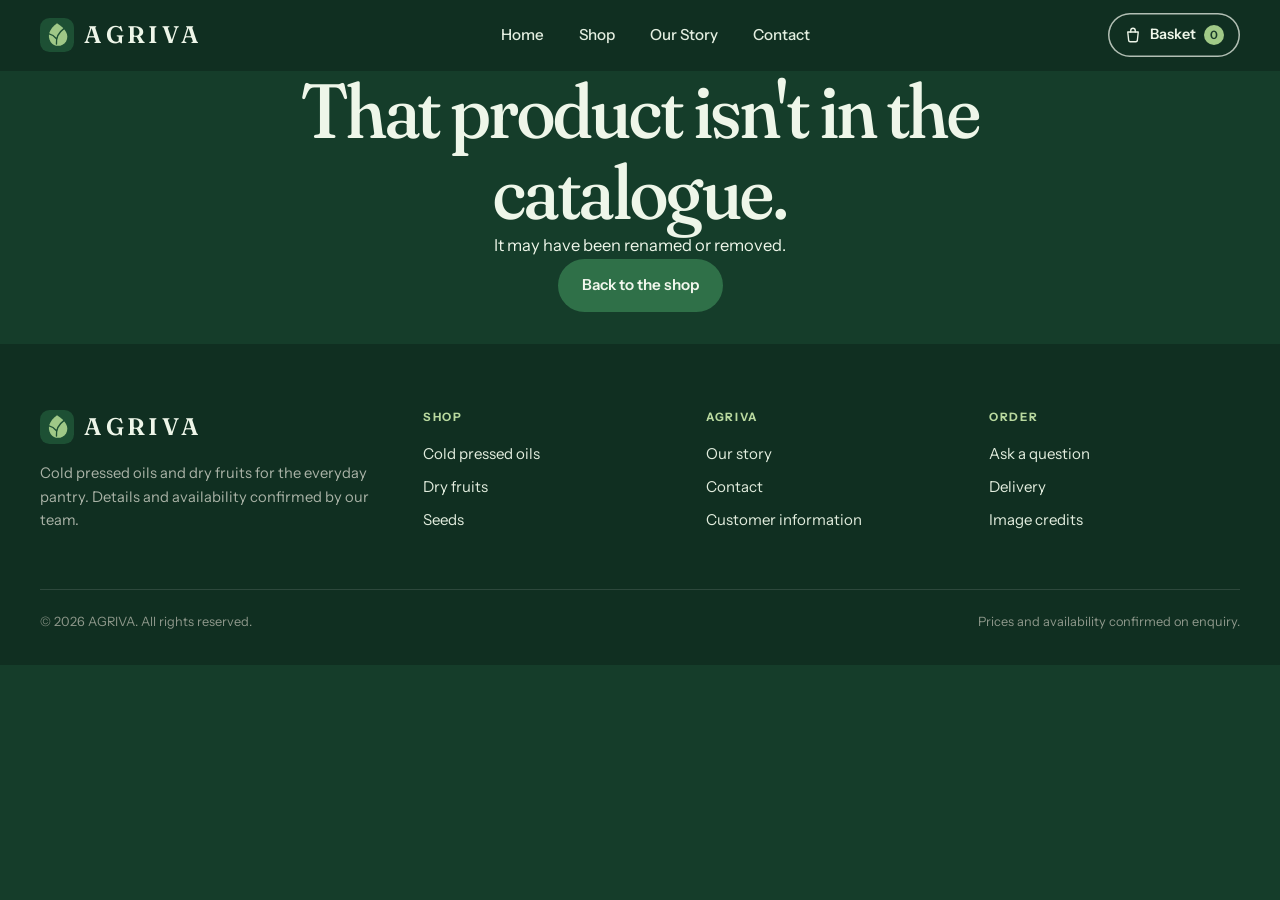
<file: product.html>
<!doctype html>
<html lang="en"><head><meta charset="utf-8"><meta name="viewport" content="width=device-width,initial-scale=1">
<title>Product | AGRIVA</title><meta name="description" content="Product details from AGRIVA. Choose a pack size and add it to your basket."><meta name="theme-color" content="#1f4636">
<link rel="canonical" href="https://YOUR-AGRIVA-DOMAIN.example/product.html">
<meta property="og:type" content="website"><meta property="og:site_name" content="AGRIVA"><meta property="og:title" content="Product | AGRIVA"><meta property="og:description" content="Product details from AGRIVA. Choose a pack size and add it to your basket.">
<link rel="icon" href="assets/agriva-mark.svg" type="image/svg+xml"><link rel="preconnect" href="https://fonts.googleapis.com"><link rel="preconnect" href="https://fonts.gstatic.com" crossorigin><link href="https://fonts.googleapis.com/css2?family=Fraunces:ital,opsz,wght@0,9..144,400;0,9..144,500;0,9..144,600;1,9..144,400;1,9..144,500&family=Instrument+Sans:wght@400;500;600&display=swap" rel="stylesheet"><link rel="stylesheet" href="styles.css">
<script defer src="site-config.js"></script><script defer src="images.js"></script><script defer src="catalog.js"></script><script defer src="app.js"></script><script defer src="fx.js"></script></head>
<body data-page="product"><a class="skip" href="#main">Skip to content</a>
<header class="site-header"><div class="container hd">
<a class="brand" href="index.html" aria-label="AGRIVA home"><img src="assets/agriva-mark.svg" alt="" width="34" height="34">AGRIVA</a>
<nav class="nav" id="nav" aria-label="Main"><a href="index.html">Home</a><a href="shop.html">Shop</a><a href="about.html">Our Story</a><a href="contact.html">Contact</a></nav>
<div class="hd-actions"><button class="basket-btn" aria-label="Open basket"><svg width="18" height="18" viewBox="0 0 24 24" fill="none" stroke="currentColor" stroke-width="1.8" stroke-linecap="round" stroke-linejoin="round" aria-hidden="true"><path d="M5 8h14l-1.2 11.2a2 2 0 0 1-2 1.8H8.2a2 2 0 0 1-2-1.8L5 8Z"/><path d="M9 8V6a3 3 0 0 1 6 0v2"/></svg><span class="lbl">Basket</span><span class="basket-count" hidden>0</span></button>
<button class="menu-toggle" id="menuToggle" aria-label="Menu" aria-expanded="false"><span></span></button></div></div></header>
<main id="main"><div id="productRoot"><div class="container" style="padding:5rem 0">Loading…</div></div></main>
<footer class="site-footer"><div class="container"><div class="ft">
<div><a class="brand" href="index.html"><img src="assets/agriva-mark.svg" alt="" width="34" height="34">AGRIVA</a><p>Cold pressed oils and dry fruits for the everyday pantry. Details and availability confirmed by our team.</p></div>
<div><h4>Shop</h4><ul><li><a href="shop.html?category=oils">Cold pressed oils</a></li><li><a href="shop.html?category=dry-fruits">Dry fruits</a></li><li><a href="shop.html?category=seeds">Seeds</a></li></ul></div>
<div><h4>AGRIVA</h4><ul><li><a href="about.html">Our story</a></li><li><a href="contact.html">Contact</a></li><li><a href="policies.html">Customer information</a></li></ul></div>
<div><h4>Order</h4><ul><li><a href="contact.html">Ask a question</a></li><li><a href="policies.html#shipping">Delivery</a></li><li><a href="policies.html#credits">Image credits</a></li></ul></div></div>
<div class="legal"><span>© <span id="year">2026</span> AGRIVA. All rights reserved.</span><span>Prices and availability confirmed on enquiry.</span></div></div></footer>
<div class="drawer" id="drawer" aria-hidden="true"><div class="scrim" id="drawerScrim"></div>
<aside class="panel" role="dialog" aria-label="Basket"><div class="panel-head"><h2>Your basket</h2><button id="drawerClose" aria-label="Close basket">×</button></div>
<div id="basketList"></div>
<div id="basketFoot" hidden><p class="mini">No payment is taken on this site. We confirm price, stock and delivery with you first.</p>
<button class="btn" id="basketSend">Send basket on WhatsApp ↗</button>
<div class="foot-row"><button class="btn btn-ghost" id="basketCopy">Copy list</button><button class="btn btn-ghost" id="basketClear">Clear</button></div></div></aside></div>
</body></html>
</file>
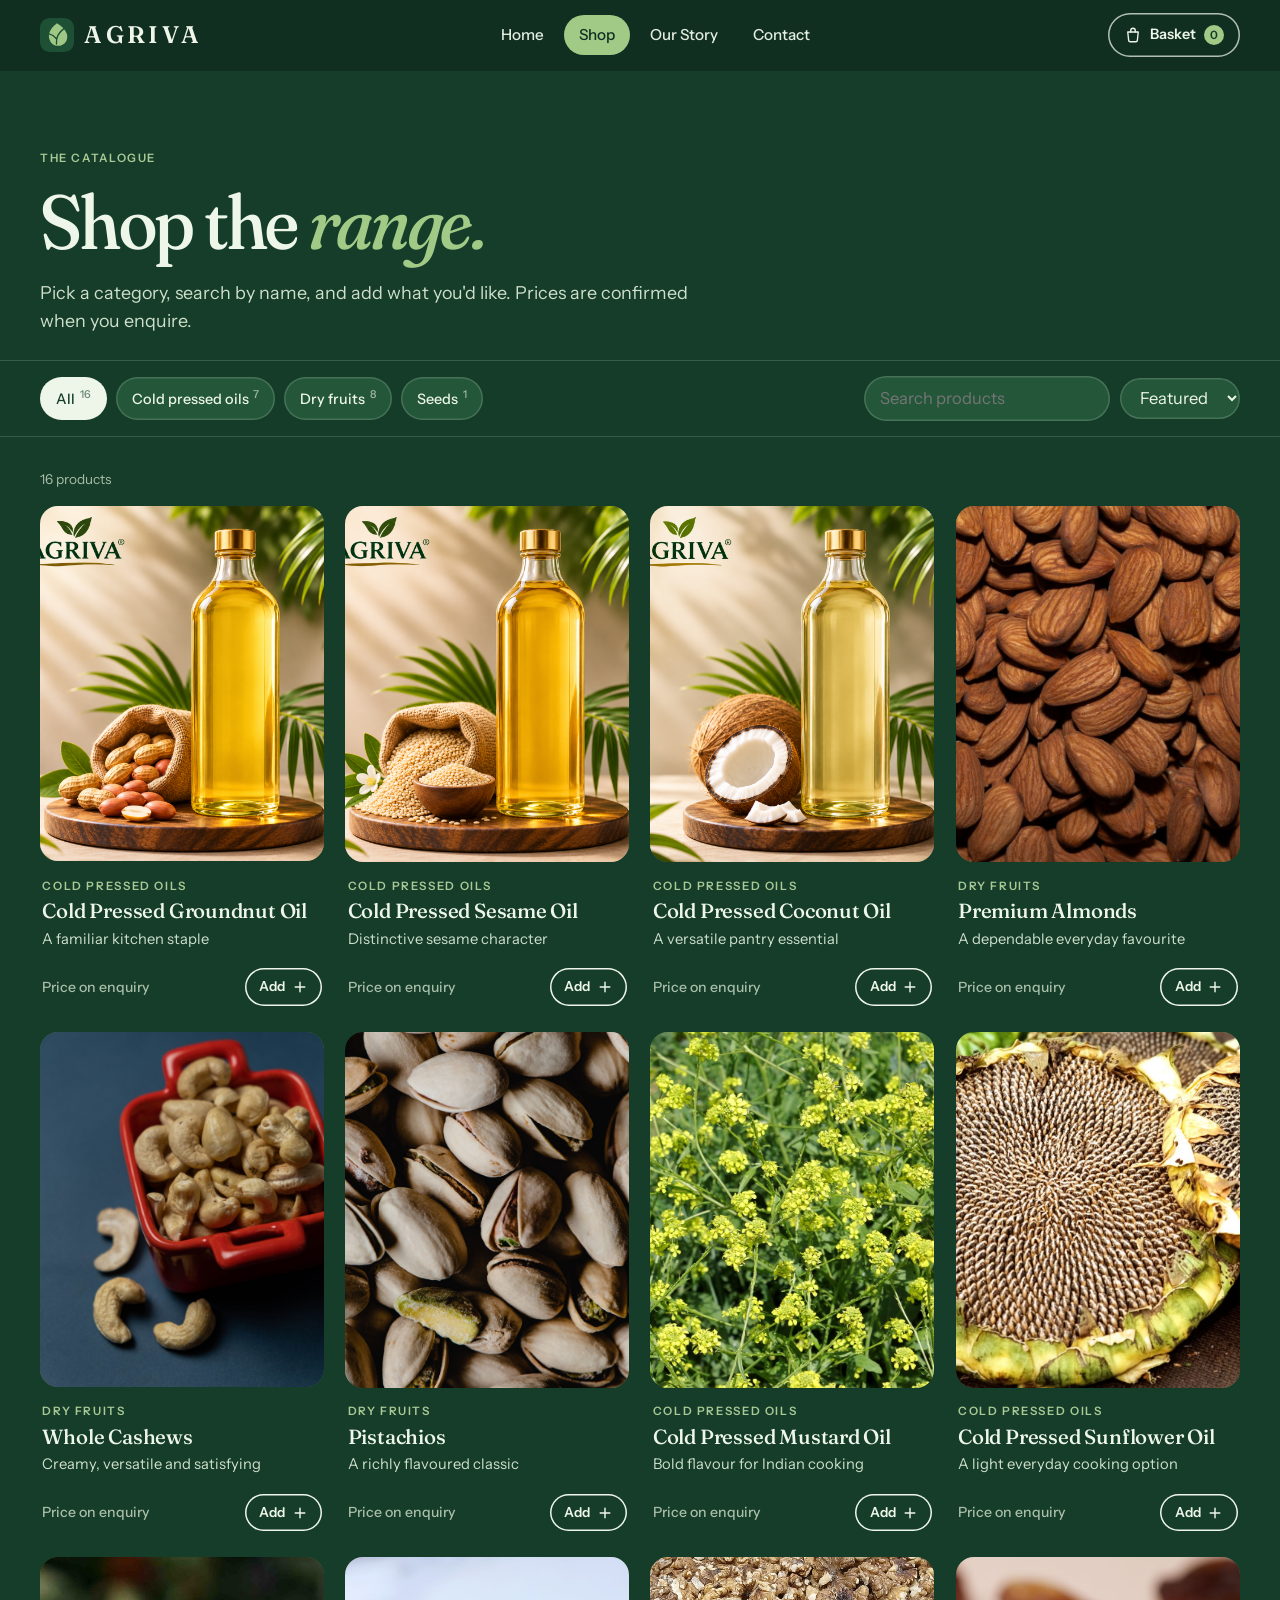
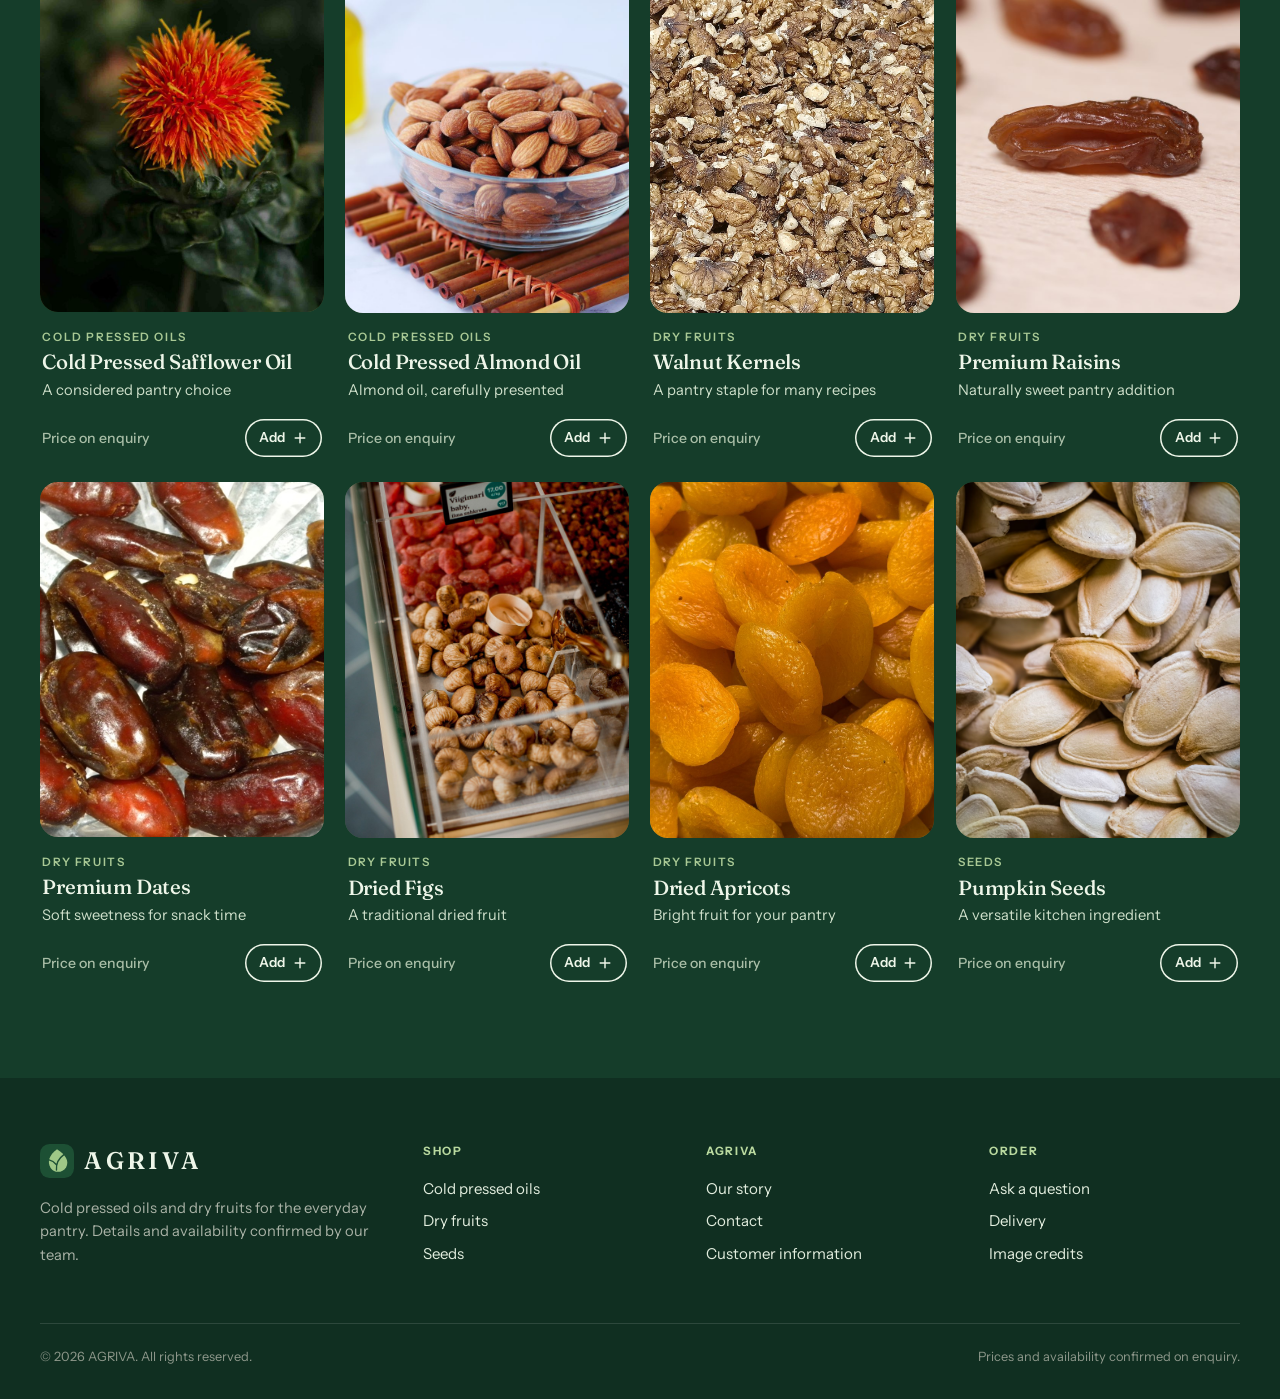
<file: shop.html>
<!doctype html>
<html lang="en"><head><meta charset="utf-8"><meta name="viewport" content="width=device-width,initial-scale=1">
<title>Shop Cold Pressed Oils & Dry Fruits | AGRIVA</title><meta name="description" content="Browse AGRIVA's cold pressed oils, dry fruits and seeds. Filter by category, search, and add to your basket."><meta name="theme-color" content="#1f4636">
<link rel="canonical" href="https://YOUR-AGRIVA-DOMAIN.example/shop.html">
<meta property="og:type" content="website"><meta property="og:site_name" content="AGRIVA"><meta property="og:title" content="Shop Cold Pressed Oils & Dry Fruits | AGRIVA"><meta property="og:description" content="Browse AGRIVA's cold pressed oils, dry fruits and seeds. Filter by category, search, and add to your basket.">
<link rel="icon" href="assets/agriva-mark.svg" type="image/svg+xml"><link rel="preconnect" href="https://fonts.googleapis.com"><link rel="preconnect" href="https://fonts.gstatic.com" crossorigin><link href="https://fonts.googleapis.com/css2?family=Fraunces:ital,opsz,wght@0,9..144,400;0,9..144,500;0,9..144,600;1,9..144,400;1,9..144,500&family=Instrument+Sans:wght@400;500;600&display=swap" rel="stylesheet"><link rel="stylesheet" href="styles.css">
<script defer src="site-config.js"></script><script defer src="images.js"></script><script defer src="catalog.js"></script><script defer src="app.js"></script><script defer src="fx.js"></script></head>
<body data-page="shop"><a class="skip" href="#main">Skip to content</a>
<header class="site-header"><div class="container hd">
<a class="brand" href="index.html" aria-label="AGRIVA home"><img src="assets/agriva-mark.svg" alt="" width="34" height="34">AGRIVA</a>
<nav class="nav" id="nav" aria-label="Main"><a href="index.html">Home</a><a href="shop.html" aria-current="page">Shop</a><a href="about.html">Our Story</a><a href="contact.html">Contact</a></nav>
<div class="hd-actions"><button class="basket-btn" aria-label="Open basket"><svg width="18" height="18" viewBox="0 0 24 24" fill="none" stroke="currentColor" stroke-width="1.8" stroke-linecap="round" stroke-linejoin="round" aria-hidden="true"><path d="M5 8h14l-1.2 11.2a2 2 0 0 1-2 1.8H8.2a2 2 0 0 1-2-1.8L5 8Z"/><path d="M9 8V6a3 3 0 0 1 6 0v2"/></svg><span class="lbl">Basket</span><span class="basket-count" hidden>0</span></button>
<button class="menu-toggle" id="menuToggle" aria-label="Menu" aria-expanded="false"><span></span></button></div></div></header>
<main id="main"><section class="page-head"><div class="container"><span class="kicker">The catalogue</span><h1 class="display">Shop the <em>range.</em></h1><p class="lede">Pick a category, search by name, and add what you'd like. Prices are confirmed when you enquire.</p></div></section>
<div class="toolbar"><div class="container"><div class="chips" id="shopChips" role="group" aria-label="Filter by category"></div>
<div class="tools"><input class="field" id="shopSearch" type="search" placeholder="Search products" aria-label="Search products"><select class="field" id="shopSort" aria-label="Sort"><option value="featured">Featured</option><option value="az">A to Z</option></select></div></div></div>
<section class="container" style="padding-bottom:4rem"><p class="count" id="shopCount" aria-live="polite"></p><div class="grid" id="shopGrid"></div>
<div class="empty" id="shopEmpty" hidden><h2 class="display">Nothing matches that.</h2><p>Try a different word, or clear the filters.</p><button class="btn" id="shopReset">Clear filters</button></div></section></main>
<footer class="site-footer"><div class="container"><div class="ft">
<div><a class="brand" href="index.html"><img src="assets/agriva-mark.svg" alt="" width="34" height="34">AGRIVA</a><p>Cold pressed oils and dry fruits for the everyday pantry. Details and availability confirmed by our team.</p></div>
<div><h4>Shop</h4><ul><li><a href="shop.html?category=oils">Cold pressed oils</a></li><li><a href="shop.html?category=dry-fruits">Dry fruits</a></li><li><a href="shop.html?category=seeds">Seeds</a></li></ul></div>
<div><h4>AGRIVA</h4><ul><li><a href="about.html">Our story</a></li><li><a href="contact.html">Contact</a></li><li><a href="policies.html">Customer information</a></li></ul></div>
<div><h4>Order</h4><ul><li><a href="contact.html">Ask a question</a></li><li><a href="policies.html#shipping">Delivery</a></li><li><a href="policies.html#credits">Image credits</a></li></ul></div></div>
<div class="legal"><span>© <span id="year">2026</span> AGRIVA. All rights reserved.</span><span>Prices and availability confirmed on enquiry.</span></div></div></footer>
<div class="drawer" id="drawer" aria-hidden="true"><div class="scrim" id="drawerScrim"></div>
<aside class="panel" role="dialog" aria-label="Basket"><div class="panel-head"><h2>Your basket</h2><button id="drawerClose" aria-label="Close basket">×</button></div>
<div id="basketList"></div>
<div id="basketFoot" hidden><p class="mini">No payment is taken on this site. We confirm price, stock and delivery with you first.</p>
<button class="btn" id="basketSend">Send basket on WhatsApp ↗</button>
<div class="foot-row"><button class="btn btn-ghost" id="basketCopy">Copy list</button><button class="btn btn-ghost" id="basketClear">Clear</button></div></div></aside></div>
</body></html>
</file>
<file: styles.css>
/* AGRIVA — woodland greens and soft botanical neutrals */
:root{
  --paper:#153d2a; --paper-2:#1b4a32; --card:#24573a; --ink:#eef6e9; --ink-2:#cedfca; --muted:#a9bea7;
  --green:#102f21; --green-2:#2f7048; --leaf:#a1ca87; --moss:#a9c995; --line:rgba(235,246,230,.17);
  --display:'Fraunces',Georgia,'Times New Roman',serif; --body:'Instrument Sans',system-ui,-apple-system,'Segoe UI',Roboto,sans-serif;
  --r:18px; --ease:cubic-bezier(.2,.7,.2,1); --max:1200px;
}
*{box-sizing:border-box;margin:0}
html{scroll-behavior:smooth;-webkit-text-size-adjust:100%;overflow-x:hidden;overflow-x:clip}
body{font-family:var(--body);background:var(--paper);color:var(--ink);line-height:1.6;font-size:16.5px;-webkit-font-smoothing:antialiased}
body.lock{overflow:hidden}
img,svg{display:block;max-width:100%}
a{color:inherit;text-decoration:none}
button{font:inherit;color:inherit;cursor:pointer;background:none;border:0}
:focus-visible{outline:2px solid var(--leaf);outline-offset:3px;border-radius:6px}
.container{width:min(var(--max),100% - 48px);margin-inline:auto}
.narrow{width:min(760px,100% - 48px)}
.center{text-align:center}
.skip{position:absolute;left:-999px;top:8px;background:var(--ink);color:#fff;padding:8px 14px;border-radius:8px;z-index:100}
.skip:focus{left:12px}

.display{font-family:var(--display);font-weight:500;letter-spacing:-.02em;line-height:1.05;font-variation-settings:'SOFT' 60,'opsz' 100}
h1.display{font-size:clamp(2.5rem,6vw,5rem)} h2.display{font-size:clamp(1.9rem,3.6vw,3rem)}
.display em{font-style:italic;color:var(--leaf)}
.kicker{font-size:.72rem;letter-spacing:.14em;text-transform:uppercase;font-weight:600;color:var(--moss)}
.lede{font-size:1.12rem;color:var(--ink-2);max-width:56ch}

/* Buttons */
.btn{display:inline-flex;align-items:center;justify-content:center;gap:.5rem;background:var(--green-2);color:#f2f7ed;padding:.9rem 1.5rem;border-radius:999px;font-weight:600;font-size:.95rem;transition:transform .25s var(--ease),background .25s,box-shadow .25s}
.btn:hover{background:#3b8051;transform:translateY(-2px);box-shadow:0 10px 24px -12px rgba(31,70,54,.7)}
.btn-ghost{background:transparent;color:var(--ink);box-shadow:inset 0 0 0 1.5px var(--ink)}
.btn-ghost:hover{background:var(--ink);color:var(--paper)}
.btn.block{display:flex;width:100%}.btn.grow{flex:1}
.text-link{font-weight:600;border-bottom:1.5px solid var(--leaf);padding-bottom:1px;transition:color .2s}
.text-link:hover{color:var(--moss)}

/* Header */
.site-header{position:sticky;top:0;z-index:40;background:var(--green);backdrop-filter:saturate(1.4) blur(12px);transition:box-shadow .3s,border-color .3s;border-bottom:1px solid transparent}
.site-header.scrolled{border-color:rgba(242,247,237,.18);box-shadow:0 8px 24px -22px rgba(0,0,0,.5)}
.hd{display:flex;align-items:center;justify-content:space-between;height:70px;gap:1rem}
.brand{display:flex;align-items:center;gap:.65rem;font-family:var(--display);font-size:1.5rem;letter-spacing:.14em;font-weight:600}
.site-header .brand{color:var(--ink)}
.brand img{width:34px;height:34px}
.nav{display:flex;gap:.3rem}
.nav a{padding:.5rem .95rem;border-radius:999px;font-weight:500;font-size:.95rem;color:#e3eee0;transition:background .2s,color .2s}
.nav a:hover{background:rgba(242,247,237,.12);color:#fff}
.nav a[aria-current=page]{background:var(--leaf);color:var(--green)}
.hd-actions{display:flex;align-items:center;gap:.5rem}
.basket-btn{position:relative;display:flex;align-items:center;gap:.5rem;min-height:44px;padding:.55rem 1rem;border-radius:999px;color:var(--ink);box-shadow:inset 0 0 0 1.5px rgba(242,247,237,.72);font-weight:600;font-size:.9rem;transition:background .2s,color .2s}
.basket-btn:hover{background:var(--green-2);color:#fff}
.basket-count{background:var(--leaf);color:#193b2a;min-width:20px;height:20px;border-radius:99px;font-size:.72rem;display:grid;place-items:center;padding:0 5px}
.basket-btn.bump{animation:bump .5s var(--ease)}
@keyframes bump{40%{transform:scale(1.12)}}
.menu-toggle{display:none;width:44px;height:44px;border-radius:50%;box-shadow:inset 0 0 0 1.5px rgba(242,247,237,.72);place-items:center}
.menu-toggle span,.menu-toggle span::before{display:block;width:18px;height:1.8px;background:var(--ink);position:relative;transition:.3s}
.menu-toggle span::before{content:"";position:absolute;top:-6px}
.menu-toggle[aria-expanded=true] span{background:transparent}
.menu-toggle[aria-expanded=true] span::before{top:0;transform:rotate(45deg)}
.menu-toggle[aria-expanded=true] span::after{content:"";position:absolute;inset:0;background:var(--ink);transform:rotate(-45deg)}

/* Media (photo with graceful fallback) */
.media{position:relative;overflow:hidden;background:color-mix(in srgb,var(--tone,#dce8d7) 28%,var(--card));aspect-ratio:4/5}
.media-hero{aspect-ratio:1/1;border-radius:var(--r)}.media-thumb{aspect-ratio:1/1;border-radius:12px}
.media img{position:absolute;inset:0;width:100%;height:100%;object-fit:cover;opacity:0;transition:opacity .5s,transform .8s var(--ease)}
.media img.is-loaded{opacity:1}
.media-fallback{position:absolute;inset:0;display:flex;flex-direction:column;justify-content:flex-end;padding:1.1rem;color:color-mix(in srgb,var(--tone) 40%,#1b2a22)}
.media-fallback b{font-family:var(--display);font-size:1.7rem;font-weight:500;line-height:1}
.media-fallback i{font-style:normal;font-size:.7rem;letter-spacing:.12em;text-transform:uppercase;opacity:.7;margin-top:.35rem}
.media-thumb .media-fallback{display:none}

/* Hero */
.hero{padding:clamp(2rem,5vw,4.5rem) 0 2.5rem;background-color:#153d2a;background-image:linear-gradient(115deg,rgba(16,47,33,.93),rgba(24,72,48,.94)),url("assets/img/banana-farm.jpg");background-size:cover;background-position:center,center 58%;background-repeat:no-repeat}
.hero .kicker,.hero .display em{color:var(--leaf)}
.hero .lede{color:var(--ink-2)}
.hero-grid{display:grid;grid-template-columns:1.1fr .9fr;gap:clamp(2rem,5vw,4.5rem);align-items:center}
.hero h1{margin:1rem 0 1.4rem}
.hero .lede{margin-bottom:2rem}
.hero-cta{display:flex;gap:.8rem;flex-wrap:wrap}
.photo{position:relative;overflow:hidden;background:var(--paper-2)}
.photo img{width:100%;height:100%;object-fit:cover;opacity:0;transition:opacity .6s,transform 1.2s var(--ease)}
.photo img.is-loaded{opacity:1}
.arch{border-radius:999px 999px 24px 24px;aspect-ratio:4/5;background:linear-gradient(160deg,#47764b,#1d5034 60%,#102f21)}
.hero-stamp{position:absolute;left:-18px;bottom:36px;background:var(--card);padding:.85rem 1.1rem;border-radius:14px;box-shadow:0 18px 40px -22px rgba(0,0,0,.5);font-size:.82rem;max-width:210px;transform:rotate(-2deg)}
.hero-visual{position:relative}
.hero-stamp b{display:block;font-family:var(--display);font-size:1.05rem;font-weight:500}

.ticker{border-block:1px solid var(--line);overflow:hidden;background:var(--paper-2)}
.ticker-track{display:flex;gap:2.5rem;width:max-content;padding:.9rem 0;animation:tick 38s linear infinite;font-family:var(--display);font-size:1.25rem;font-style:italic;color:var(--ink)}
.ticker-track span::after{content:"✦";margin-left:2.5rem;color:var(--moss);font-style:normal;font-size:.8rem}
.ticker:hover .ticker-track{animation-play-state:paused}
@keyframes tick{to{transform:translateX(-50%)}}

/* Sections */
.section{padding:clamp(3.5rem,8vw,6.5rem) 0}.section.tight{padding-top:1rem}.section.alt{background:var(--paper-2)}
.section-head{display:flex;justify-content:space-between;align-items:flex-end;gap:2rem;margin-bottom:2.2rem;flex-wrap:wrap}
.section-head .kicker{display:block;margin-bottom:.7rem}
.section-head p{max-width:42ch;color:var(--ink-2)}

/* Collections */
.collections{display:grid;grid-template-columns:1.15fr .85fr;gap:1.2rem}
.coll{position:relative;border-radius:var(--r);overflow:hidden;min-height:420px;display:flex;align-items:flex-end;color:#f2f7ed;isolation:isolate;transition:transform .5s var(--ease)}
.coll:hover{transform:translateY(-4px)}
.coll.oils{background:linear-gradient(150deg,#739965,#315c3d)}.coll.dry{background:linear-gradient(150deg,#91aa78,#456648)}
.coll img{position:absolute;inset:0;width:100%;height:100%;object-fit:cover;z-index:-2;opacity:0;transition:opacity .6s,transform 1s var(--ease)}
.coll img.is-loaded{opacity:1}.coll:hover img{transform:scale(1.04)}
.coll::after{content:"";position:absolute;inset:0;z-index:-1;background:linear-gradient(to top,rgba(15,24,18,.78),rgba(15,24,18,0) 62%)}
.coll-body{padding:1.8rem}
.coll h3{font-family:var(--display);font-weight:500;font-size:2rem;line-height:1.1;margin:.4rem 0 .5rem}
.coll .kicker{color:#d8edc8}.coll p{opacity:.9;max-width:34ch}
.coll .go{display:inline-flex;margin-top:1rem;font-weight:600;gap:.5rem;align-items:center}
.coll .go::after{content:"→";transition:transform .3s}.coll:hover .go::after{transform:translateX(6px)}

/* Product grid and cards */
.grid{display:grid;grid-template-columns:repeat(auto-fill,minmax(250px,1fr));gap:1.6rem 1.3rem}
.pcard{display:flex;flex-direction:column}
.pcard-media{border-radius:var(--r);overflow:hidden;display:block}
.pcard-media .media{transition:transform .6s var(--ease)}
.pcard:hover .media img{transform:scale(1.05)}
.pcard-body{padding:.95rem .15rem 0;display:flex;flex-direction:column;gap:.25rem;flex:1}
.pcard h3{font-family:var(--display);font-weight:500;font-size:1.28rem;line-height:1.2;letter-spacing:-.01em}
.pcard h3 a:hover{color:var(--leaf)}
.pcard p{color:var(--ink-2);font-size:.92rem}
.pcard-foot{display:flex;align-items:center;justify-content:space-between;margin-top:auto;padding-top:.8rem}
.price{font-size:.88rem;color:var(--muted);font-weight:500}.price.big{font-family:var(--display);font-size:1.5rem;color:var(--ink)}
.add{display:inline-flex;align-items:center;gap:.4rem;padding:.5rem .9rem;border-radius:99px;box-shadow:inset 0 0 0 1.5px var(--ink);font-weight:600;font-size:.85rem;transition:.25s var(--ease)}
.add:hover{background:var(--ink);color:var(--paper)}.add:active{transform:scale(.94)}

/* Reveal */
.reveal{opacity:0;transform:translateY(22px);transition:opacity .7s var(--ease),transform .7s var(--ease)}
.reveal.in{opacity:1;transform:none}

/* Finder */
.finder{background:var(--green);color:#f2f7ed;border-radius:28px;padding:clamp(1.8rem,5vw,3.6rem);display:grid;grid-template-columns:.9fr 1.1fr;gap:clamp(1.5rem,4vw,3.5rem);align-items:center}
.finder .kicker{color:#b9d99f}.finder h2{margin:.7rem 0 1rem}.finder h2 em{color:#b9d99f}
.finder p{color:#d2e0d0}
.chips{display:flex;flex-wrap:wrap;gap:.55rem}
.finder .chips{margin-bottom:1.4rem}
.chip{padding:.55rem 1rem;border-radius:99px;box-shadow:inset 0 0 0 1.5px var(--line);font-size:.9rem;font-weight:500;background:var(--card);transition:.25s var(--ease)}
.chip sup{font-size:.68rem;margin-left:.3rem;opacity:.6}
.chip:hover{box-shadow:inset 0 0 0 1.5px var(--ink)}
.chip[aria-pressed=true],.chip[aria-selected=true]{background:var(--ink);color:var(--paper);box-shadow:none}
.finder .chip{background:transparent;color:#f2f7ed;box-shadow:inset 0 0 0 1.5px rgba(242,247,237,.4)}
.finder .chip[aria-selected=true]{background:#a9ce8d;color:#193b2a;box-shadow:none}
#finderOut{display:grid;grid-template-columns:repeat(auto-fill,minmax(150px,1fr));gap:.7rem;min-height:120px;align-content:start}
.pick{display:flex;flex-direction:column;gap:.15rem;padding:1rem;border-radius:14px;background:rgba(255,255,255,.07);box-shadow:inset 0 0 0 1px rgba(255,255,255,.12);animation:pop .45s var(--ease) both;position:relative;transition:background .25s,transform .25s}
.pick:hover{background:rgba(255,255,255,.15);transform:translateY(-3px)}
.pick i{width:26px;height:26px;border-radius:50%;background:var(--tone);margin-bottom:.5rem;box-shadow:0 0 0 3px rgba(255,255,255,.14)}
.pick span{font-family:var(--display);font-size:1.15rem}.pick em{font-style:normal;font-size:.7rem;letter-spacing:.1em;text-transform:uppercase;opacity:.65}
@keyframes pop{from{opacity:0;transform:translateY(10px) scale(.96)}}
.fine{font-size:.82rem;opacity:.7;margin-top:1rem}

/* Steps */
.steps{display:grid;grid-template-columns:repeat(3,1fr);gap:1.2rem;counter-reset:s}
.step{padding:1.6rem;border-radius:var(--r);background:var(--card);box-shadow:inset 0 0 0 1px var(--line);counter-increment:s}
.step::before{content:"0" counter(s);font-family:var(--display);font-size:2.6rem;color:var(--moss);display:block;line-height:1;margin-bottom:.8rem}
.step h3{font-family:var(--display);font-weight:500;font-size:1.3rem;margin-bottom:.4rem}.step p{color:var(--ink-2);font-size:.95rem}

/* Page heads */
.page-head{padding:clamp(2.5rem,6vw,4.5rem) 0 1.5rem}
.page-head h1{margin:.8rem 0 1rem}

/* Shop toolbar */
.toolbar{position:sticky;top:70px;z-index:20;background:rgba(21,61,42,.94);backdrop-filter:blur(10px);padding:.9rem 0;border-block:1px solid var(--line);margin-bottom:2rem}
.toolbar .container{display:flex;gap:1rem;align-items:center;justify-content:space-between;flex-wrap:wrap}
.tools{display:flex;gap:.6rem;align-items:center}
.field{font:inherit;padding:.6rem 1rem;border-radius:99px;border:0;box-shadow:inset 0 0 0 1.5px var(--line);background:var(--card);min-width:0;color:var(--ink)}
.field:focus{outline:none;box-shadow:inset 0 0 0 2px var(--green)}
.count{color:var(--muted);font-size:.85rem;margin:0 0 1rem}
.empty{text-align:center;padding:4rem 0}.empty p{margin:.6rem 0 1.4rem;color:var(--ink-2)}

/* Product page */
.pd{padding-top:1.5rem}
.crumbs{display:flex;gap:.6rem;font-size:.85rem;color:var(--muted);margin-bottom:1.6rem;flex-wrap:wrap}.crumbs b{color:var(--ink);font-weight:500}.crumbs a:hover{color:var(--moss)}
.pd-grid{display:grid;grid-template-columns:1fr 1fr;gap:clamp(2rem,5vw,4.5rem);align-items:start}
.pd-media{position:sticky;top:96px}
.pd-info{display:flex;flex-direction:column;gap:1.1rem}
.pd-info h1{font-size:clamp(2rem,4vw,3.2rem)}
.pd-price small{display:block;color:var(--muted);font-size:.82rem;margin-top:.2rem}
fieldset.packs{border:0;padding:0;display:flex;gap:.6rem;flex-wrap:wrap;align-items:center}
.packs legend{font-size:.78rem;letter-spacing:.1em;text-transform:uppercase;font-weight:600;color:var(--ink-2);margin-bottom:.6rem}
.pack input{position:absolute;opacity:0}
.pack span{display:block;padding:.65rem 1.2rem;border-radius:12px;box-shadow:inset 0 0 0 1.5px var(--line);background:var(--card);font-weight:500;cursor:pointer;transition:.2s}
.pack:hover span{box-shadow:inset 0 0 0 1.5px var(--ink)}
.pack input:checked+span{background:var(--ink);color:var(--paper);box-shadow:none}
.pack input:focus-visible+span{outline:2px solid var(--leaf);outline-offset:3px}
.buy-row{display:flex;gap:.8rem}
.stepper{display:inline-flex;align-items:center;border-radius:99px;box-shadow:inset 0 0 0 1.5px var(--ink)}
.stepper button{width:44px;height:48px;font-size:1.25rem}.stepper output{min-width:30px;text-align:center;font-weight:600}
.stepper.sm button{width:30px;height:30px;font-size:1rem}.stepper.sm{box-shadow:inset 0 0 0 1.5px var(--line)}
.acc{margin-top:.6rem;border-top:1px solid var(--line)}
details{border-bottom:1px solid var(--line)}
summary{list-style:none;cursor:pointer;padding:1rem 0;font-weight:600;display:flex;justify-content:space-between}
summary::-webkit-details-marker{display:none}
summary::after{content:"+";font-size:1.3rem;line-height:1;transition:transform .3s}
details[open] summary::after{transform:rotate(45deg)}
details p{padding:0 0 1.1rem;color:var(--ink-2);font-size:.96rem;max-width:60ch}

/* About */
.split{display:grid;grid-template-columns:1fr 1fr;gap:clamp(2rem,5vw,4.5rem);align-items:center}
.split .photo{border-radius:var(--r);aspect-ratio:4/5;background:linear-gradient(160deg,#47764b,#1d5034)}
.split p{color:var(--ink-2);margin-top:1rem}
.values{display:grid;grid-template-columns:repeat(3,1fr);gap:1.2rem}
.value{padding:1.8rem;border-top:2px solid var(--ink)}
.value h3{font-family:var(--display);font-weight:500;font-size:1.4rem;margin-bottom:.5rem}.value p{color:var(--ink-2);font-size:.96rem}
.cta-band{background:var(--green);color:var(--ink);border-radius:28px;padding:clamp(2rem,6vw,4rem);display:flex;justify-content:space-between;align-items:center;gap:2rem;flex-wrap:wrap}
.cta-band h2 em{color:#b9d99f}.cta-band .btn{background:#a9ce8d;color:#193b2a}.cta-band .btn:hover{background:#c1dfa9}

/* Contact */
.contact-grid{display:grid;grid-template-columns:.8fr 1.2fr;gap:clamp(2rem,5vw,4rem)}
.topics{display:grid;gap:.7rem}
.topic{text-align:left;padding:1.1rem 1.2rem;border-radius:14px;background:var(--card);box-shadow:inset 0 0 0 1.5px var(--line);transition:.25s var(--ease)}
.topic b{display:block;font-family:var(--display);font-weight:500;font-size:1.15rem}.topic span{font-size:.88rem;color:var(--ink-2)}
.topic:hover{box-shadow:inset 0 0 0 1.5px var(--ink);transform:translateX(4px)}
.topic[aria-pressed=true]{background:var(--ink);color:var(--paper);box-shadow:none}.topic[aria-pressed=true] span{color:#cdd5cb}
dl.details{display:grid;gap:.8rem;margin-top:1.4rem;padding-top:1.4rem;border-top:1px solid var(--line)}
dl.details dt{font-size:.72rem;letter-spacing:.12em;text-transform:uppercase;color:var(--muted);font-weight:600}
form.card{background:var(--card);padding:clamp(1.4rem,4vw,2.4rem);border-radius:24px;box-shadow:inset 0 0 0 1px var(--line);display:grid;gap:1.1rem}
label.f{display:grid;gap:.4rem;font-size:.85rem;font-weight:600}
.f .field{border-radius:12px;padding:.8rem 1rem;font-weight:400;font-size:1rem;width:100%}
textarea.field{min-height:140px;resize:vertical}
.row2{display:grid;grid-template-columns:1fr 1fr;gap:1rem}
.note{font-size:.82rem;color:var(--muted)}
.faq{max-width:780px;margin-inline:auto}

/* Policies */
.ptabs{display:flex;gap:.5rem;flex-wrap:wrap;margin-bottom:2rem}
.ptab{padding:.55rem 1.1rem;border-radius:99px;box-shadow:inset 0 0 0 1.5px var(--line);font-weight:500;font-size:.92rem;background:var(--card);transition:.2s}
.ptab[aria-selected=true]{background:var(--ink);color:var(--paper);box-shadow:none}
.psec{max-width:760px;animation:pop .4s var(--ease)}
.psec h2{font-family:var(--display);font-weight:500;font-size:2rem;margin-bottom:1rem}.psec p,.psec li{color:var(--ink-2);margin-bottom:.9rem}
.psec ul{padding-left:1.2rem}
.draft{background:#2b6542;color:#eef6e9;padding:1rem 1.2rem;border-radius:12px;font-size:.92rem;margin-bottom:2rem;box-shadow:inset 0 0 0 1px rgba(169,201,149,.32)}

/* Footer */
.site-footer{background:var(--green);color:#e2edde;margin-top:2rem;padding:4rem 0 2rem}
.ft{display:grid;grid-template-columns:1.4fr 1fr 1fr 1fr;gap:2rem}
.site-footer .brand{color:var(--ink);margin-bottom:1rem}
.site-footer p{font-size:.92rem;max-width:36ch;color:#a9b2a6}
.site-footer h4{font-size:.72rem;letter-spacing:.14em;text-transform:uppercase;color:#b9d99f;margin-bottom:1rem}
.site-footer li{list-style:none;margin-bottom:.55rem;font-size:.94rem}.site-footer ul{padding:0}
.site-footer a:hover{color:#fff;text-decoration:underline;text-underline-offset:3px}
.legal{display:flex;justify-content:space-between;gap:1rem;flex-wrap:wrap;margin-top:3rem;padding-top:1.4rem;border-top:1px solid rgba(255,255,255,.12);font-size:.8rem;color:#8e988b}

/* Drawer */
.scrim{position:fixed;inset:0;background:rgba(15,24,18,.5);opacity:0;pointer-events:none;transition:opacity .35s;z-index:60}
.drawer{position:fixed;inset:0;z-index:60;pointer-events:none}
.drawer.open{pointer-events:auto}.drawer.open .scrim{opacity:1;pointer-events:auto}
.panel{z-index:61;position:absolute;right:0;top:0;bottom:0;width:min(440px,100%);background:var(--paper);display:flex;flex-direction:column;transform:translateX(100%);visibility:hidden;transition:transform .45s var(--ease),visibility 0s .45s,box-shadow .45s}
.drawer.open .panel{transform:none;visibility:visible;transition:transform .45s var(--ease),visibility 0s;box-shadow:-30px 0 60px -30px rgba(0,0,0,.4)}
.panel-head{display:flex;justify-content:space-between;align-items:center;padding:calc(1.3rem + env(safe-area-inset-top)) 1.5rem 1.3rem;border-bottom:1px solid var(--line)}
.panel-head h2{font-family:var(--display);font-weight:500;font-size:1.6rem}
.panel-head button{width:40px;height:40px;border-radius:50%;box-shadow:inset 0 0 0 1.5px var(--line);font-size:1.3rem}
#basketList{flex:1;overflow:auto;padding:.5rem 1.5rem}
.bline{display:grid;grid-template-columns:72px 1fr auto;gap:1rem;padding:1rem 0;border-bottom:1px solid var(--line);align-items:center}
.bline-info{display:grid;gap:.25rem;justify-items:start}.bline-info a{font-weight:600;line-height:1.3}.bline-info>span{font-size:.85rem;color:var(--muted)}
.bline-x{font-size:1.4rem;color:var(--muted);width:32px;height:32px}.bline-x:hover{color:var(--moss)}
.basket-empty{text-align:center;padding:3rem 0;display:grid;gap:.8rem;justify-items:center}.basket-empty .display{font-size:1.7rem}
#basketFoot{padding:1.2rem 1.5rem calc(1.5rem + env(safe-area-inset-bottom));border-top:1px solid var(--line);display:grid;gap:.7rem;background:var(--card)}
.foot-row{display:flex;gap:.6rem}.foot-row .btn{flex:1;padding:.7rem}
.mini{font-size:.8rem;color:var(--muted)}
.linkish{font-size:.82rem;text-decoration:underline;color:var(--muted)}

.toast{position:fixed;left:50%;bottom:24px;transform:translate(-50%,30px);background:var(--green);color:var(--ink);padding:.8rem 1.3rem;border-radius:99px;font-size:.9rem;opacity:0;pointer-events:none;transition:.4s var(--ease);z-index:90;max-width:calc(100% - 32px)}
.toast.show{opacity:1;transform:translate(-50%,0)}

/* Responsive */
@media(max-width:960px){
  .hero-grid,.split,.pd-grid,.contact-grid,.finder,.collections{grid-template-columns:1fr}
  .steps,.values{grid-template-columns:1fr}.ft{grid-template-columns:1fr 1fr}
  .arch{aspect-ratio:5/4;border-radius:240px 240px 24px 24px}
  .hero-stamp{left:12px}.pd-media{position:static}.coll{min-height:340px}
}
@media(max-width:820px){
  .site-header{backdrop-filter:none;background:var(--green)}
  .menu-toggle{display:grid}
  .nav{position:fixed;inset:70px 0 0;background:var(--green);flex-direction:column;padding:1.5rem 24px calc(1.5rem + env(safe-area-inset-bottom));gap:.2rem;transform:translateX(100%);visibility:hidden;transition:transform .4s var(--ease),visibility 0s .4s;z-index:39;overflow-y:auto;overscroll-behavior:contain}
  .nav.open{transform:none;visibility:visible;transition:transform .4s var(--ease),visibility 0s}.nav a{font-family:var(--display);font-size:1.9rem;padding:.8rem 0;border-radius:0;border-bottom:1px solid rgba(242,247,237,.18);background:none!important;color:#e3eee0!important}
  .nav a[aria-current=page]{color:var(--leaf)!important}
  .basket-btn .lbl{display:none}
}
@media(max-width:560px){
  .container{width:min(var(--max),100% - 32px)}
  .row2,.ft{grid-template-columns:1fr}.toolbar{top:70px}.tools{width:100%}.tools .field:first-child{flex:1}
  .hero{padding:2rem 0}
  .hero-stamp{left:8px;bottom:16px;max-width:calc(100% - 16px)}
  .section{padding:3rem 0}
  .section-head{align-items:flex-start;gap:1rem}
  .coll{min-height:260px}.coll-body{padding:1.25rem}.coll h3{font-size:1.65rem}
  .grid{grid-template-columns:repeat(2,minmax(0,1fr));gap:1.2rem .8rem}
  .pcard-media .media{aspect-ratio:1/1}
  .pcard-body{padding:.75rem .1rem 0}
  .pcard h3{font-size:1rem}
  .pcard p{display:-webkit-box;-webkit-box-orient:vertical;-webkit-line-clamp:2;line-clamp:2;overflow:hidden;font-size:.82rem;line-height:1.35}
  .pcard-foot{gap:.4rem;padding-top:.6rem;align-items:flex-end}
  .price{font-size:.8rem}
  .add span{display:none}.add{min-width:44px;min-height:44px;padding:.5rem;justify-content:center}
  .contact-grid{gap:1.5rem}
  .pd{padding-top:.8rem}.pd-grid{gap:1.5rem}.pd-info h1{font-size:clamp(2rem,9vw,3rem)}
  .bline{grid-template-columns:64px minmax(0,1fr) 32px;gap:.65rem}
  .panel-head{padding-inline:1rem}#basketList{padding-inline:1rem}#basketFoot{padding-inline:1rem}
  .foot-row{flex-wrap:wrap}
}
@media(max-width:360px){
  .grid{grid-template-columns:minmax(0,1fr)}
  .pcard-media .media{aspect-ratio:4/3}
}
@media(prefers-reduced-motion:reduce){*{animation:none!important;transition:none!important;scroll-behavior:auto!important}.reveal{opacity:1;transform:none}}

/* ===== Motion layer (fx.js) ===== */
.progress{position:absolute;left:0;bottom:-1px;height:3px;width:100%;background:linear-gradient(90deg,var(--leaf),var(--moss));transform-origin:0 50%;transform:scaleX(0);pointer-events:none}
.photo img,.coll img{scale:1.18}
.hero-visual{transform-style:preserve-3d;transform:perspective(1100px) rotateX(var(--rx,0deg)) rotateY(var(--ry,0deg));transition:transform .35s var(--ease);will-change:transform}
.hero-stamp{transform:translateZ(70px) rotate(-2deg);animation:floaty 6s ease-in-out infinite}
@keyframes floaty{50%{translate:0 -10px}}
.fx .hero h1.wsplit .w{display:inline-block;opacity:0;transform:translateY(.45em);animation:rise .9s var(--ease) forwards;animation-delay:calc(var(--i)*80ms + 120ms)}
@keyframes rise{to{opacity:1;transform:none}}
.fx .hero .kicker,.fx .hero .lede,.fx .hero-cta{opacity:0;animation:fadeup .9s var(--ease) forwards}
.fx .hero .kicker{animation-delay:.05s}.fx .hero .lede{animation-delay:.55s}.fx .hero-cta{animation-delay:.75s}
.fx .arch{clip-path:inset(0 0 100% 0 round 240px 240px 24px 24px);animation:unveil 1.3s .15s var(--ease) forwards}
@keyframes unveil{to{clip-path:inset(0 0 0 0 round 240px 240px 24px 24px)}}
@keyframes fadeup{from{opacity:0;transform:translateY(18px)}to{opacity:1;transform:none}}
/* staggered reveals */
.grid .reveal:nth-child(4n+2){transition-delay:.08s}.grid .reveal:nth-child(4n+3){transition-delay:.16s}.grid .reveal:nth-child(4n+4){transition-delay:.24s}
.steps .reveal:nth-child(2),.values .reveal:nth-child(2){transition-delay:.12s}.steps .reveal:nth-child(3),.values .reveal:nth-child(3){transition-delay:.24s}
/* card tilt + glare */
.pcard-media{position:relative;transform:perspective(900px) rotateX(var(--rx,0deg)) rotateY(var(--ry,0deg));transition:transform .5s var(--ease),box-shadow .5s;transform-style:preserve-3d}
.pcard-media.tilting{transition:transform .08s linear;box-shadow:0 30px 50px -28px rgba(27,42,34,.55)}
.pcard-media::after{content:"";position:absolute;inset:0;pointer-events:none;opacity:0;transition:opacity .4s;background:radial-gradient(circle at var(--gx,50%) var(--gy,50%),rgba(255,255,255,.38),transparent 55%)}
.pcard-media.tilting::after{opacity:1}
.btn.mag{transition:background .25s,box-shadow .25s}
.coll,.split .photo{will-change:transform}
@media(hover:none){.hero-visual{transform:none}}
@media(max-width:560px){
  .photo img,.coll img{scale:1.08}
  .hero-stamp{
    left:12px;bottom:12px;max-width:min(250px,calc(100% - 24px));
    padding:.7rem .9rem;border:1px solid rgba(255,255,255,.72);border-radius:12px;
    background:rgba(36,87,58,.96);color:var(--ink);box-shadow:0 14px 32px -20px rgba(0,0,0,.5);
    font-size:.78rem;line-height:1.4;transform:none;animation:none
  }
  .hero-stamp b{font-size:.98rem;margin-bottom:.12rem}
}
</file>
